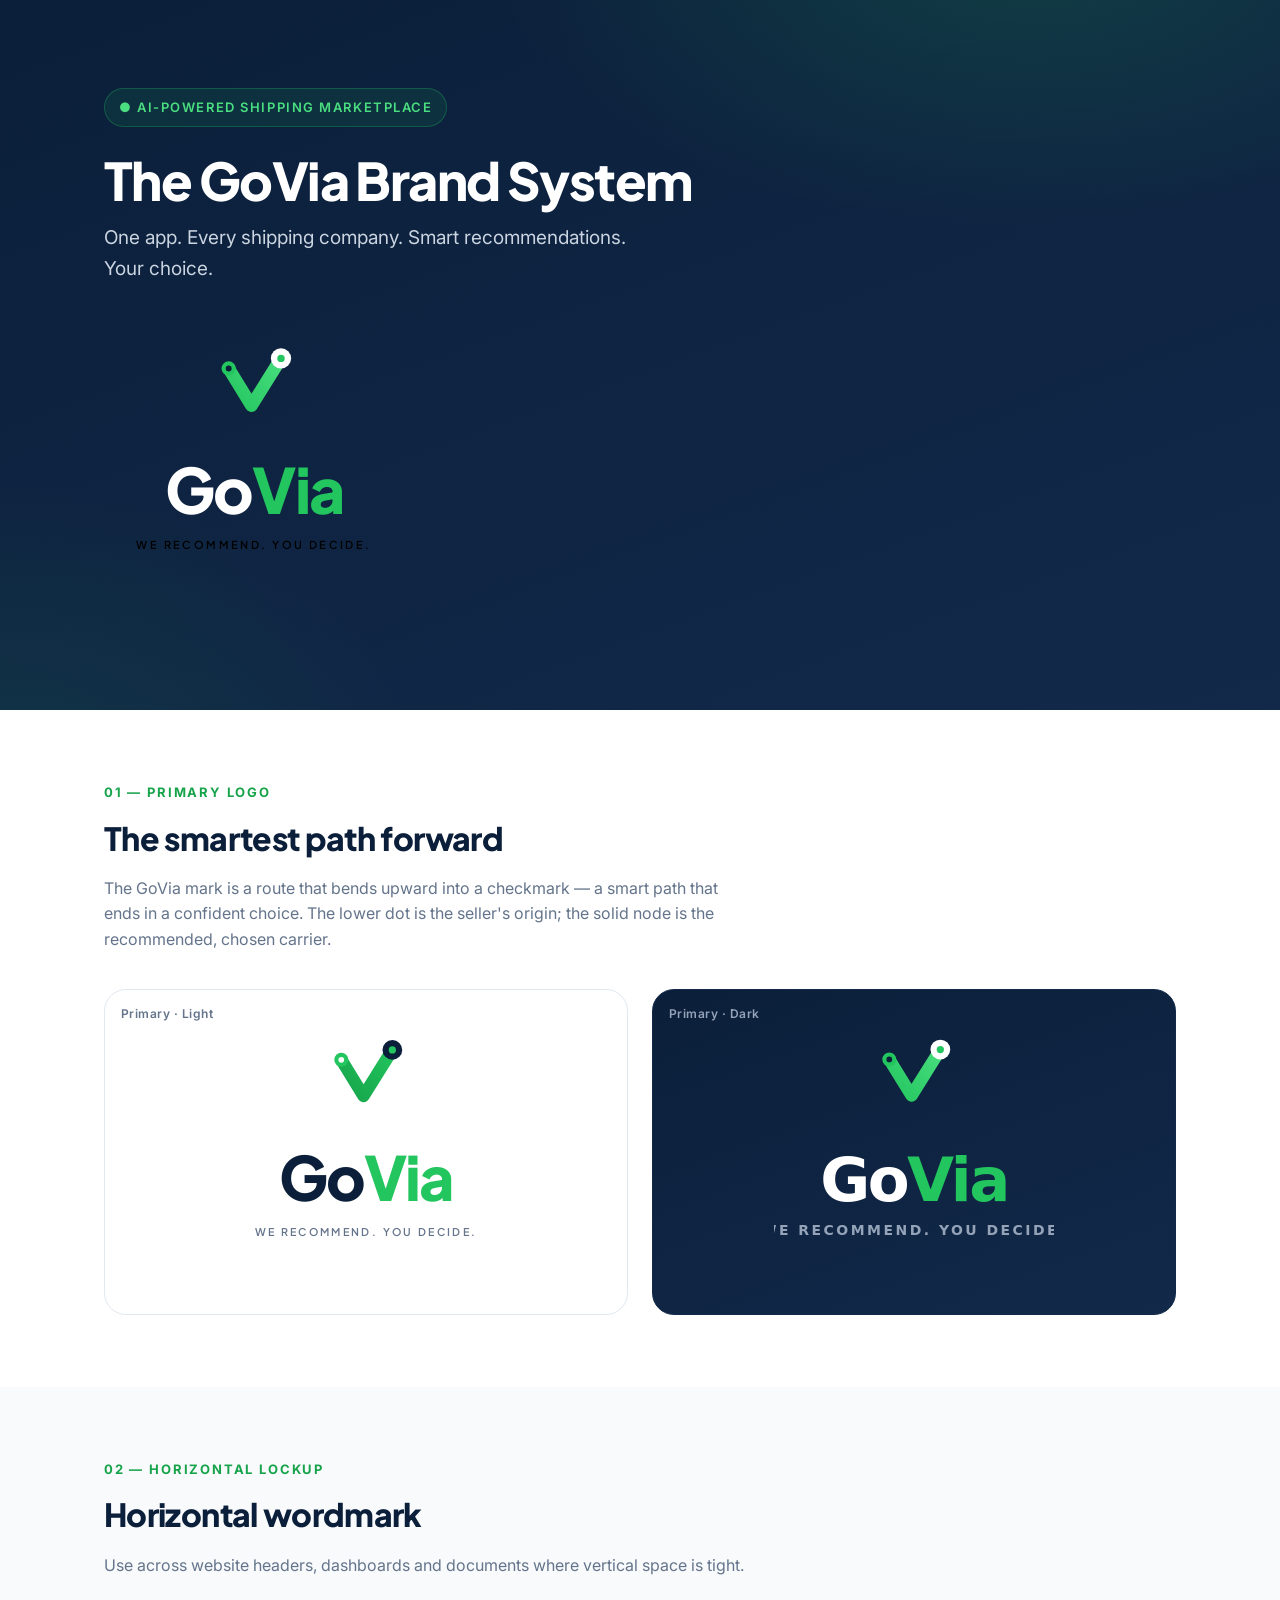
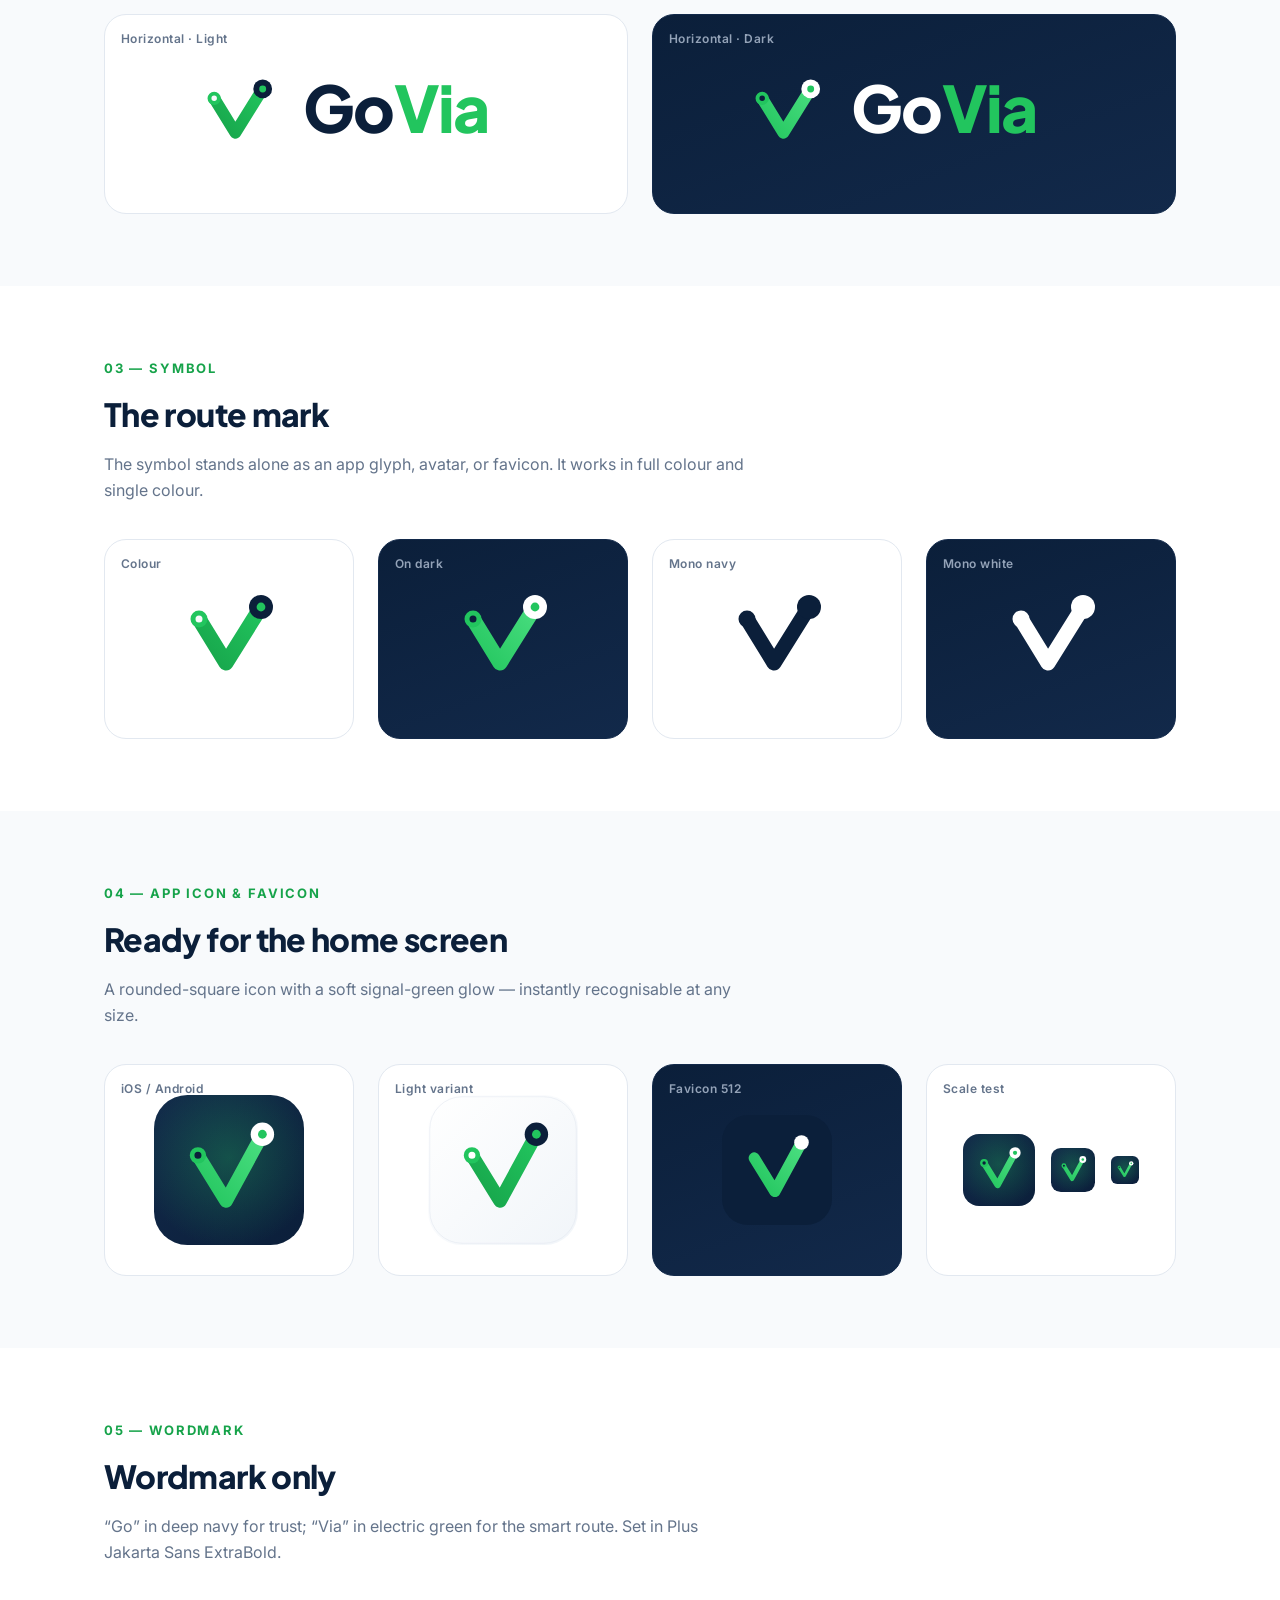
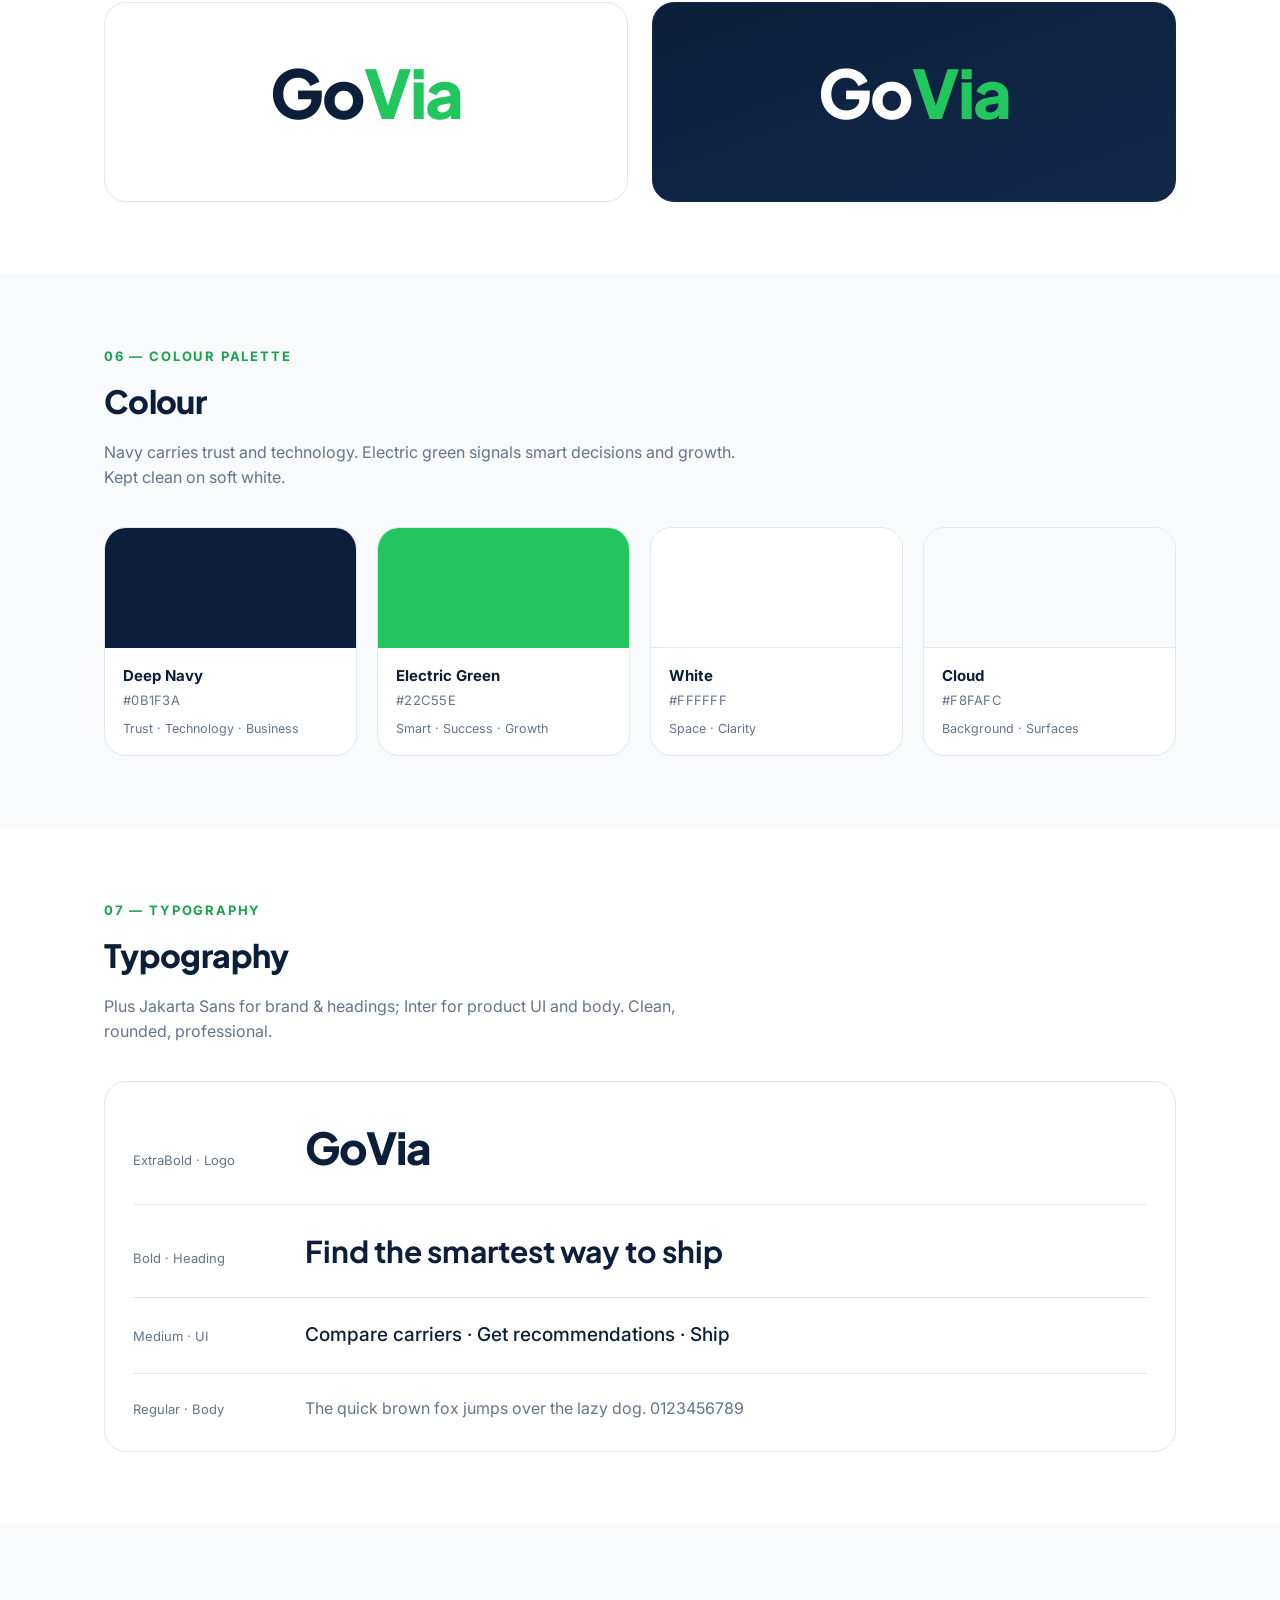
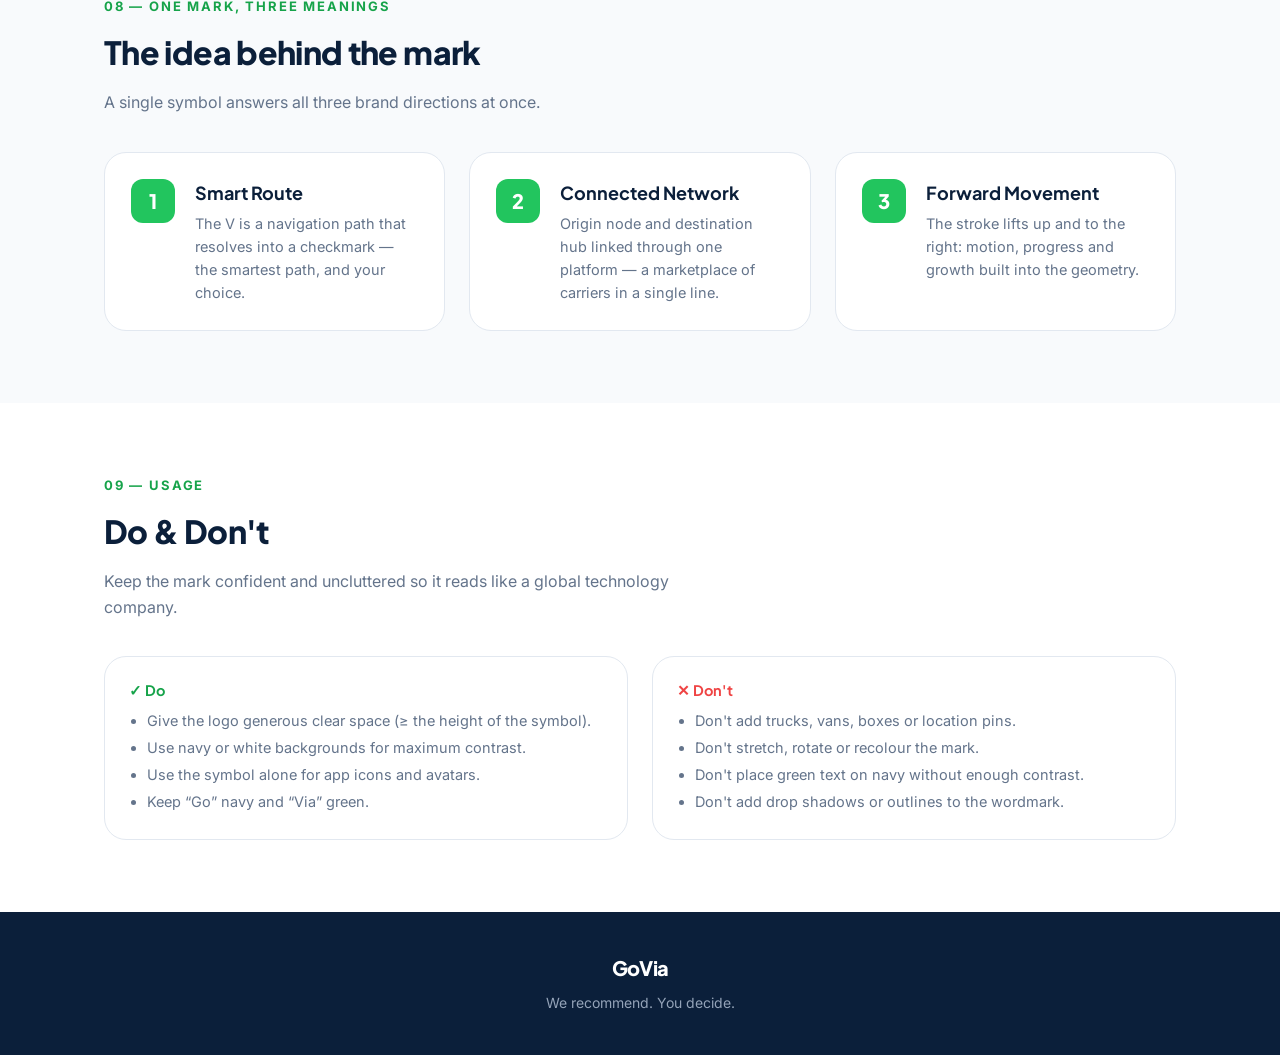
<file: govia-brand/index.html>
<!DOCTYPE html>
<html lang="en">
<head>
<meta charset="UTF-8" />
<meta name="viewport" content="width=device-width, initial-scale=1.0" />
<title>GoVia — Brand & Logo System</title>
<link rel="icon" type="image/svg+xml" href="assets/favicon.svg" />
<link rel="preconnect" href="https://fonts.googleapis.com" />
<link rel="preconnect" href="https://fonts.gstatic.com" crossorigin />
<link href="https://fonts.googleapis.com/css2?family=Plus+Jakarta+Sans:wght@400;500;600;700;800&family=Inter:wght@400;500;600&display=swap" rel="stylesheet" />
<style>
  :root{
    --navy:#0B1F3A;
    --navy-2:#12294A;
    --green:#22C55E;
    --green-d:#16A34A;
    --green-l:#4ADE80;
    --white:#FFFFFF;
    --bg:#F8FAFC;
    --slate:#64748B;
    --line:#E2E8F0;
    --radius:22px;
  }
  *{box-sizing:border-box;margin:0;padding:0;}
  html{scroll-behavior:smooth;}
  body{
    font-family:'Inter','Plus Jakarta Sans',system-ui,-apple-system,sans-serif;
    background:var(--bg);
    color:var(--navy);
    -webkit-font-smoothing:antialiased;
    line-height:1.6;
  }
  .word{font-family:'Plus Jakarta Sans',sans-serif;font-weight:800;letter-spacing:-.03em;}
  .wrap{max-width:1120px;margin:0 auto;padding:0 24px;}

  /* Hero */
  header.hero{
    background:
      radial-gradient(900px 500px at 80% -10%, rgba(34,197,94,.18), transparent 60%),
      radial-gradient(700px 500px at 0% 110%, rgba(34,197,94,.10), transparent 60%),
      linear-gradient(160deg,#0B1F3A 0%, #12294A 100%);
    color:#fff;padding:88px 0 96px;position:relative;overflow:hidden;
  }
  .hero .badge{
    display:inline-flex;align-items:center;gap:8px;font-size:13px;font-weight:600;
    letter-spacing:.12em;text-transform:uppercase;color:#4ADE80;
    background:rgba(34,197,94,.10);border:1px solid rgba(34,197,94,.28);
    padding:8px 14px;border-radius:999px;margin-bottom:26px;
  }
  .hero h1{font-family:'Plus Jakarta Sans',sans-serif;font-weight:800;font-size:52px;letter-spacing:-.03em;line-height:1.05;margin-bottom:16px;}
  .hero p.lead{font-size:19px;max-width:560px;color:#CBD5E1;}
  .hero .heromark{margin:44px 0 8px;}
  .tag{font-family:'Plus Jakarta Sans',sans-serif;font-weight:600;letter-spacing:.22em;font-size:13px;color:#94A3B8;text-transform:uppercase;}

  /* Sections */
  section{padding:72px 0;}
  section:nth-child(even){background:#fff;}
  .kicker{font-size:13px;font-weight:700;letter-spacing:.14em;text-transform:uppercase;color:var(--green-d);margin-bottom:10px;}
  h2{font-family:'Plus Jakarta Sans',sans-serif;font-weight:800;font-size:32px;letter-spacing:-.02em;margin-bottom:12px;}
  .sub{color:var(--slate);max-width:640px;font-size:16px;margin-bottom:36px;}

  .grid{display:grid;gap:24px;}
  .g2{grid-template-columns:repeat(2,1fr);}
  .g3{grid-template-columns:repeat(3,1fr);}
  .g4{grid-template-columns:repeat(4,1fr);}
  @media(max-width:860px){.g2,.g3,.g4{grid-template-columns:1fr;}.hero h1{font-size:38px;}}

  .card{
    background:#fff;border:1px solid var(--line);border-radius:var(--radius);
    padding:30px;display:flex;flex-direction:column;align-items:center;justify-content:center;
    gap:16px;min-height:200px;position:relative;
  }
  .card.dark{background:linear-gradient(160deg,#0B1F3A,#12294A);border-color:#12294A;}
  .card .label{position:absolute;top:14px;left:16px;font-size:12px;font-weight:600;color:var(--slate);letter-spacing:.04em;}
  .card.dark .label{color:#94A3B8;}
  .card svg{display:block;}

  /* Color palette */
  .swatches{display:grid;grid-template-columns:repeat(4,1fr);gap:20px;}
  @media(max-width:860px){.swatches{grid-template-columns:repeat(2,1fr);}}
  .swatch{border-radius:var(--radius);overflow:hidden;border:1px solid var(--line);background:#fff;}
  .swatch .chip{height:120px;}
  .swatch .meta{padding:16px 18px;}
  .swatch .name{font-weight:700;font-size:15px;}
  .swatch .hex{font-family:'Inter',monospace;color:var(--slate);font-size:13px;margin-top:2px;letter-spacing:.02em;}
  .swatch .use{font-size:12.5px;color:var(--slate);margin-top:8px;}

  /* Type */
  .typerow{display:flex;flex-wrap:wrap;align-items:baseline;gap:22px;padding:22px 0;border-bottom:1px solid var(--line);}
  .typerow:last-child{border-bottom:0;}
  .typerow .spec{width:150px;color:var(--slate);font-size:13px;flex:none;}

  /* concept */
  .concept{display:flex;gap:20px;align-items:flex-start;background:#fff;border:1px solid var(--line);border-radius:var(--radius);padding:26px;}
  .concept .num{font-family:'Plus Jakarta Sans',sans-serif;font-weight:800;font-size:20px;color:#fff;background:var(--green);min-width:44px;height:44px;border-radius:12px;display:flex;align-items:center;justify-content:center;}
  .concept h3{font-family:'Plus Jakarta Sans',sans-serif;font-size:18px;margin-bottom:4px;}
  .concept p{color:var(--slate);font-size:14.5px;}

  /* do / dont */
  .rule{border-radius:var(--radius);padding:22px 24px;font-size:14.5px;border:1px solid var(--line);background:#fff;}
  .rule b{display:block;margin-bottom:6px;font-family:'Plus Jakarta Sans',sans-serif;}
  .rule.do b{color:var(--green-d);}
  .rule.dont b{color:#EF4444;}
  .rule ul{margin:0;padding-left:18px;color:var(--slate);}
  .rule li{margin:4px 0;}

  footer{background:var(--navy);color:#94A3B8;padding:40px 0;text-align:center;font-size:14px;}
  footer .word{color:#fff;font-size:20px;}
</style>
</head>
<body>

<!-- ============ HERO ============ -->
<header class="hero">
  <div class="wrap">
    <span class="badge">● AI-Powered Shipping Marketplace</span>
    <h1>The GoVia Brand System</h1>
    <p class="lead">One app. Every shipping company. Smart recommendations. Your choice.</p>

    <div class="heromark">
      <!-- Primary stacked logo (dark) -->
      <svg width="300" height="270" viewBox="0 0 340 320" aria-label="GoVia logo">
        <defs>
          <linearGradient id="h-route" x1="28" y1="86" x2="94" y2="26" gradientUnits="userSpaceOnUse">
            <stop offset="0" stop-color="#22C55E"/><stop offset="1" stop-color="#4ADE80"/>
          </linearGradient>
        </defs>
        <g transform="translate(110 8)">
          <path d="M30 40 L57 84 L92 28" fill="none" stroke="url(#h-route)" stroke-width="15" stroke-linecap="round" stroke-linejoin="round"/>
          <circle cx="30" cy="40" r="6" fill="#0B1F3A" stroke="#22C55E" stroke-width="5"/>
          <circle cx="92" cy="28" r="12" fill="#FFFFFF"/>
          <circle cx="92" cy="28" r="4.4" fill="#22C55E"/>
        </g>
        <text class="word" x="170" y="220" text-anchor="middle" font-size="74">
          <tspan fill="#FFFFFF">Go</tspan><tspan fill="#22C55E">Via</tspan>
        </text>
        <text class="tag" x="170" y="262" text-anchor="middle">WE RECOMMEND. YOU DECIDE.</text>
      </svg>
    </div>
  </div>
</header>

<!-- ============ PRIMARY LOGO ============ -->
<section>
  <div class="wrap">
    <div class="kicker">01 — Primary Logo</div>
    <h2>The smartest path forward</h2>
    <p class="sub">The GoVia mark is a route that bends upward into a checkmark — a smart path that ends in a confident choice. The lower dot is the seller's origin; the solid node is the recommended, chosen carrier.</p>
    <div class="grid g2">
      <div class="card">
        <span class="label">Primary · Light</span>
        <svg width="280" height="264" viewBox="0 0 340 320" aria-label="GoVia primary logo light">
          <defs><linearGradient id="pl-route" x1="28" y1="86" x2="94" y2="26" gradientUnits="userSpaceOnUse"><stop offset="0" stop-color="#16A34A"/><stop offset="1" stop-color="#22C55E"/></linearGradient></defs>
          <g transform="translate(110 8)">
            <path d="M30 40 L57 84 L92 28" fill="none" stroke="url(#pl-route)" stroke-width="15" stroke-linecap="round" stroke-linejoin="round"/>
            <circle cx="30" cy="40" r="6" fill="#F8FAFC" stroke="#22C55E" stroke-width="5"/>
            <circle cx="92" cy="28" r="12" fill="#0B1F3A"/><circle cx="92" cy="28" r="4.4" fill="#22C55E"/>
          </g>
          <text class="word" x="170" y="220" text-anchor="middle" font-size="74"><tspan fill="#0B1F3A">Go</tspan><tspan fill="#22C55E">Via</tspan></text>
          <text class="tag" x="170" y="262" text-anchor="middle" fill="#64748B">WE RECOMMEND. YOU DECIDE.</text>
        </svg>
      </div>
      <div class="card dark">
        <span class="label">Primary · Dark</span>
        <img src="assets/govia-logo-stacked-dark.svg" width="280" alt="GoVia primary logo dark" />
      </div>
    </div>
  </div>
</section>

<!-- ============ HORIZONTAL ============ -->
<section>
  <div class="wrap">
    <div class="kicker">02 — Horizontal Lockup</div>
    <h2>Horizontal wordmark</h2>
    <p class="sub">Use across website headers, dashboards and documents where vertical space is tight.</p>
    <div class="grid g2">
      <div class="card">
        <span class="label">Horizontal · Light</span>
        <svg width="360" height="110" viewBox="0 0 460 140" aria-label="GoVia horizontal light">
          <defs><linearGradient id="hl-route" x1="28" y1="86" x2="94" y2="26" gradientUnits="userSpaceOnUse"><stop offset="0" stop-color="#16A34A"/><stop offset="1" stop-color="#22C55E"/></linearGradient></defs>
          <g transform="translate(6 10)">
            <path d="M30 40 L57 84 L92 28" fill="none" stroke="url(#hl-route)" stroke-width="15" stroke-linecap="round" stroke-linejoin="round"/>
            <circle cx="30" cy="40" r="6" fill="#F8FAFC" stroke="#22C55E" stroke-width="5"/>
            <circle cx="92" cy="28" r="12" fill="#0B1F3A"/><circle cx="92" cy="28" r="4.4" fill="#22C55E"/>
          </g>
          <text class="word" x="150" y="94" font-size="82"><tspan fill="#0B1F3A">Go</tspan><tspan fill="#22C55E">Via</tspan></text>
        </svg>
      </div>
      <div class="card dark">
        <span class="label">Horizontal · Dark</span>
        <svg width="360" height="110" viewBox="0 0 460 140" aria-label="GoVia horizontal dark">
          <defs><linearGradient id="hd-route" x1="28" y1="86" x2="94" y2="26" gradientUnits="userSpaceOnUse"><stop offset="0" stop-color="#22C55E"/><stop offset="1" stop-color="#4ADE80"/></linearGradient></defs>
          <g transform="translate(6 10)">
            <path d="M30 40 L57 84 L92 28" fill="none" stroke="url(#hd-route)" stroke-width="15" stroke-linecap="round" stroke-linejoin="round"/>
            <circle cx="30" cy="40" r="6" fill="#0B1F3A" stroke="#22C55E" stroke-width="5"/>
            <circle cx="92" cy="28" r="12" fill="#FFFFFF"/><circle cx="92" cy="28" r="4.4" fill="#22C55E"/>
          </g>
          <text class="word" x="150" y="94" font-size="82"><tspan fill="#FFFFFF">Go</tspan><tspan fill="#22C55E">Via</tspan></text>
        </svg>
      </div>
    </div>
  </div>
</section>

<!-- ============ SYMBOL ============ -->
<section>
  <div class="wrap">
    <div class="kicker">03 — Symbol</div>
    <h2>The route mark</h2>
    <p class="sub">The symbol stands alone as an app glyph, avatar, or favicon. It works in full colour and single colour.</p>
    <div class="grid g4">
      <div class="card"><span class="label">Colour</span><img src="assets/govia-symbol.svg" width="120" alt="symbol colour"/></div>
      <div class="card dark"><span class="label">On dark</span><img src="assets/govia-symbol-dark.svg" width="120" alt="symbol dark"/></div>
      <div class="card"><span class="label">Mono navy</span><img src="assets/govia-symbol-mono-navy.svg" width="120" alt="symbol mono navy"/></div>
      <div class="card dark"><span class="label">Mono white</span><img src="assets/govia-symbol-mono-white.svg" width="120" alt="symbol mono white"/></div>
    </div>
  </div>
</section>

<!-- ============ APP ICON ============ -->
<section>
  <div class="wrap">
    <div class="kicker">04 — App Icon & Favicon</div>
    <h2>Ready for the home screen</h2>
    <p class="sub">A rounded-square icon with a soft signal-green glow — instantly recognisable at any size.</p>
    <div class="grid g4">
      <div class="card"><span class="label">iOS / Android</span><img src="assets/govia-app-icon.svg" width="150" alt="app icon"/></div>
      <div class="card"><span class="label">Light variant</span><img src="assets/govia-app-icon-light.svg" width="150" alt="app icon light"/></div>
      <div class="card dark"><span class="label">Favicon 512</span><img src="assets/favicon.svg" width="110" alt="favicon"/></div>
      <div class="card">
        <span class="label">Scale test</span>
        <div style="display:flex;align-items:center;gap:16px;">
          <img src="assets/govia-app-icon.svg" width="72" alt="icon 72"/>
          <img src="assets/govia-app-icon.svg" width="44" alt="icon 44"/>
          <img src="assets/govia-app-icon.svg" width="28" alt="icon 28"/>
        </div>
      </div>
    </div>
  </div>
</section>

<!-- ============ WORDMARK ============ -->
<section>
  <div class="wrap">
    <div class="kicker">05 — Wordmark</div>
    <h2>Wordmark only</h2>
    <p class="sub">“Go” in deep navy for trust; “Via” in electric green for the smart route. Set in Plus Jakarta Sans ExtraBold.</p>
    <div class="grid g2">
      <div class="card">
        <svg width="280" height="94" viewBox="0 0 360 120" aria-label="GoVia wordmark">
          <text class="word" x="180" y="82" text-anchor="middle" font-size="86" letter-spacing="-3"><tspan fill="#0B1F3A">Go</tspan><tspan fill="#22C55E">Via</tspan></text>
        </svg>
      </div>
      <div class="card dark">
        <svg width="280" height="94" viewBox="0 0 360 120">
          <text class="word" x="180" y="82" text-anchor="middle" font-size="86" letter-spacing="-3">
            <tspan fill="#FFFFFF">Go</tspan><tspan fill="#22C55E">Via</tspan>
          </text>
        </svg>
      </div>
    </div>
  </div>
</section>

<!-- ============ COLOR ============ -->
<section>
  <div class="wrap">
    <div class="kicker">06 — Colour Palette</div>
    <h2>Colour</h2>
    <p class="sub">Navy carries trust and technology. Electric green signals smart decisions and growth. Kept clean on soft white.</p>
    <div class="swatches">
      <div class="swatch"><div class="chip" style="background:#0B1F3A"></div><div class="meta"><div class="name">Deep Navy</div><div class="hex">#0B1F3A</div><div class="use">Trust · Technology · Business</div></div></div>
      <div class="swatch"><div class="chip" style="background:#22C55E"></div><div class="meta"><div class="name">Electric Green</div><div class="hex">#22C55E</div><div class="use">Smart · Success · Growth</div></div></div>
      <div class="swatch"><div class="chip" style="background:#FFFFFF;border-bottom:1px solid var(--line)"></div><div class="meta"><div class="name">White</div><div class="hex">#FFFFFF</div><div class="use">Space · Clarity</div></div></div>
      <div class="swatch"><div class="chip" style="background:#F8FAFC;border-bottom:1px solid var(--line)"></div><div class="meta"><div class="name">Cloud</div><div class="hex">#F8FAFC</div><div class="use">Background · Surfaces</div></div></div>
    </div>
  </div>
</section>

<!-- ============ TYPE ============ -->
<section>
  <div class="wrap">
    <div class="kicker">07 — Typography</div>
    <h2>Typography</h2>
    <p class="sub">Plus Jakarta Sans for brand & headings; Inter for product UI and body. Clean, rounded, professional.</p>
    <div style="background:#fff;border:1px solid var(--line);border-radius:var(--radius);padding:8px 28px;">
      <div class="typerow"><span class="spec">ExtraBold · Logo</span><span class="word" style="font-size:44px">GoVia</span></div>
      <div class="typerow"><span class="spec">Bold · Heading</span><span style="font-family:'Plus Jakarta Sans';font-weight:700;font-size:30px;">Find the smartest way to ship</span></div>
      <div class="typerow"><span class="spec">Medium · UI</span><span style="font-family:'Inter';font-weight:500;font-size:19px;">Compare carriers &middot; Get recommendations &middot; Ship</span></div>
      <div class="typerow"><span class="spec">Regular · Body</span><span style="font-family:'Inter';font-size:16px;color:var(--slate);max-width:520px;">The quick brown fox jumps over the lazy dog. 0123456789</span></div>
    </div>
  </div>
</section>

<!-- ============ CONCEPT ============ -->
<section>
  <div class="wrap">
    <div class="kicker">08 — One mark, three meanings</div>
    <h2>The idea behind the mark</h2>
    <p class="sub">A single symbol answers all three brand directions at once.</p>
    <div class="grid g3">
      <div class="concept"><div class="num">1</div><div><h3>Smart Route</h3><p>The V is a navigation path that resolves into a checkmark — the smartest path, and your choice.</p></div></div>
      <div class="concept"><div class="num">2</div><div><h3>Connected Network</h3><p>Origin node and destination hub linked through one platform — a marketplace of carriers in a single line.</p></div></div>
      <div class="concept"><div class="num">3</div><div><h3>Forward Movement</h3><p>The stroke lifts up and to the right: motion, progress and growth built into the geometry.</p></div></div>
    </div>
  </div>
</section>

<!-- ============ USAGE ============ -->
<section>
  <div class="wrap">
    <div class="kicker">09 — Usage</div>
    <h2>Do &amp; Don't</h2>
    <p class="sub">Keep the mark confident and uncluttered so it reads like a global technology company.</p>
    <div class="grid g2">
      <div class="rule do"><b>✓ Do</b>
        <ul>
          <li>Give the logo generous clear space (≥ the height of the symbol).</li>
          <li>Use navy or white backgrounds for maximum contrast.</li>
          <li>Use the symbol alone for app icons and avatars.</li>
          <li>Keep “Go” navy and “Via” green.</li>
        </ul>
      </div>
      <div class="rule dont"><b>✕ Don't</b>
        <ul>
          <li>Don't add trucks, vans, boxes or location pins.</li>
          <li>Don't stretch, rotate or recolour the mark.</li>
          <li>Don't place green text on navy without enough contrast.</li>
          <li>Don't add drop shadows or outlines to the wordmark.</li>
        </ul>
      </div>
    </div>
  </div>
</section>

<footer>
  <div class="wrap">
    <div class="word">GoVia</div>
    <p style="margin-top:8px;">We recommend. You decide.</p>
  </div>
</footer>

</body>
</html>
</file>
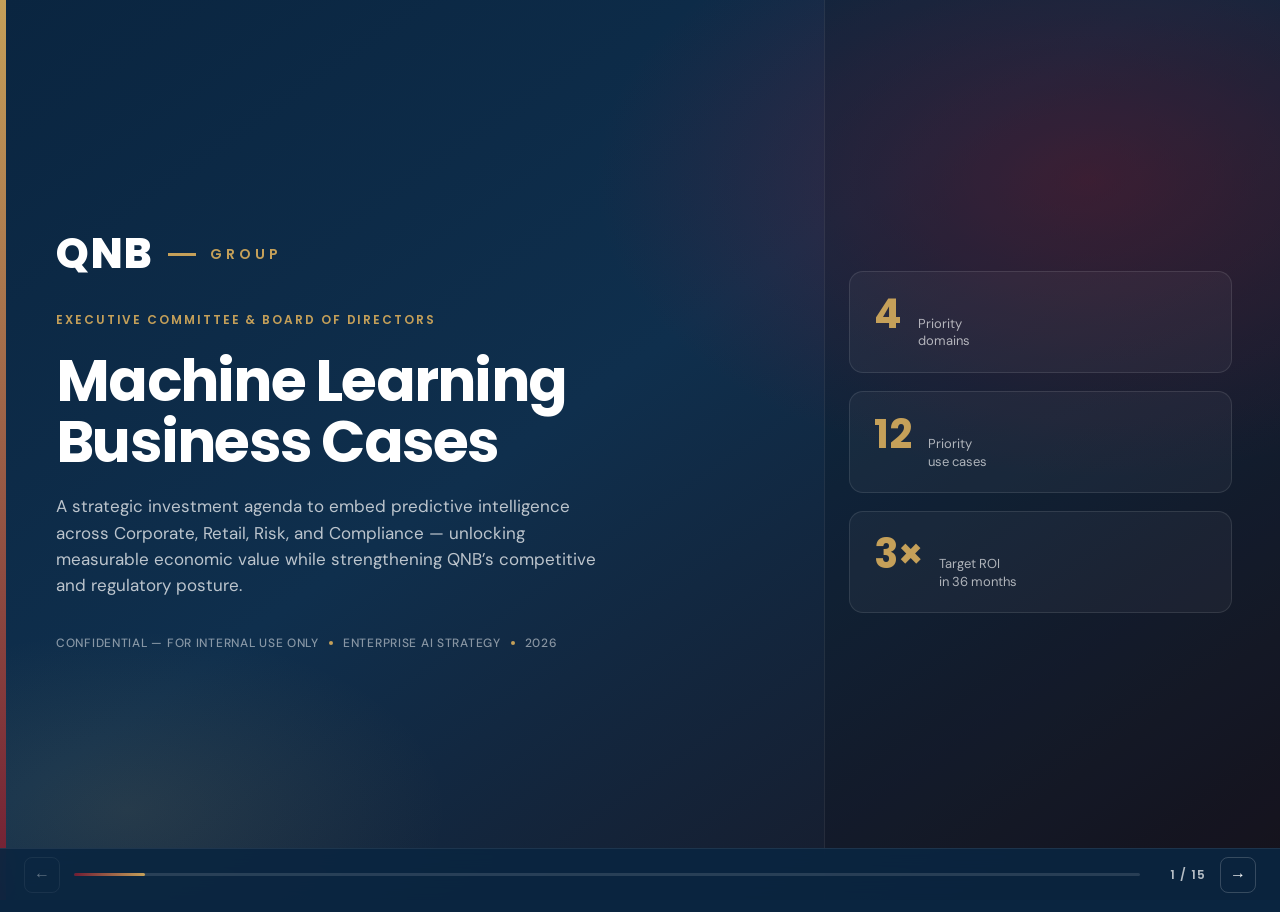
<file: qnb-ml-presentation/index.html>
<!DOCTYPE html>
<html lang="en">
<head>
  <meta charset="UTF-8" />
  <meta name="viewport" content="width=device-width, initial-scale=1.0" />
  <title>QNB Group — Machine Learning Business Cases | Executive Committee</title>
  <link rel="preconnect" href="https://fonts.googleapis.com" />
  <link rel="preconnect" href="https://fonts.gstatic.com" crossorigin />
  <link href="https://fonts.googleapis.com/css2?family=DM+Sans:ital,opsz,wght@0,9..40,400;0,9..40,500;0,9..40,600;0,9..40,700;1,9..40,400&family=Poppins:wght@500;600;700;800&display=swap" rel="stylesheet" />
  <link rel="stylesheet" href="styles.css" />
</head>
<body>
  <div class="deck" id="deck" aria-live="polite">

    <!-- SLIDE 1: Title -->
    <section class="slide slide--cover is-active" data-slide="1" aria-label="Slide 1 of 15">
      <div class="cover__bg" aria-hidden="true"></div>
      <div class="cover__content">
        <div class="brand-mark">
          <span class="brand-mark__word">QNB</span>
          <span class="brand-mark__rule"></span>
          <span class="brand-mark__sub">GROUP</span>
        </div>
        <p class="eyebrow eyebrow--gold">Executive Committee &amp; Board of Directors</p>
        <h1 class="cover__title">Machine Learning<br />Business Cases</h1>
        <p class="cover__lead">A strategic investment agenda to embed predictive intelligence across Corporate, Retail, Risk, and Compliance — unlocking measurable economic value while strengthening QNB’s competitive and regulatory posture.</p>
        <div class="cover__meta">
          <span>Confidential — For Internal Use Only</span>
          <span class="dot"></span>
          <span>Enterprise AI Strategy</span>
          <span class="dot"></span>
          <span>2026</span>
        </div>
      </div>
      <div class="cover__aside" aria-hidden="true">
        <div class="cover__stat">
          <span class="cover__stat-num">4</span>
          <span class="cover__stat-label">Priority<br />domains</span>
        </div>
        <div class="cover__stat">
          <span class="cover__stat-num">12</span>
          <span class="cover__stat-label">Priority<br />use cases</span>
        </div>
        <div class="cover__stat">
          <span class="cover__stat-num">3×</span>
          <span class="cover__stat-label">Target ROI<br />in 36 months</span>
        </div>
      </div>
    </section>

    <!-- SLIDE 2: Agenda -->
    <section class="slide" data-slide="2" aria-label="Slide 2 of 15">
      <header class="slide__header">
        <div class="slide__brand">QNB Group</div>
        <div class="slide__page">02 / 15</div>
      </header>
      <div class="slide__body">
        <p class="eyebrow">Agenda</p>
        <h2 class="slide__title">Today’s discussion</h2>
        <p class="slide__deck">Four movements from strategic context to a Board-ready decision.</p>
        <div class="agenda-grid">
          <article class="agenda-card">
            <span class="agenda-card__num">01</span>
            <h3>Strategic context</h3>
            <p>Why ML is a Board-level priority for QNB now — competitive, regulatory, and economic drivers.</p>
          </article>
          <article class="agenda-card">
            <span class="agenda-card__num">02</span>
            <h3>Business cases</h3>
            <p>Priority use cases across Corporate, Retail, Risk, and Compliance with quantified impact.</p>
          </article>
          <article class="agenda-card">
            <span class="agenda-card__num">03</span>
            <h3>Value &amp; operating model</h3>
            <p>ROI framework, governance, data foundations, and the delivery engine required to scale.</p>
          </article>
          <article class="agenda-card">
            <span class="agenda-card__num">04</span>
            <h3>Decision &amp; ask</h3>
            <p>24-month roadmap, investment envelope, and recommended Board resolutions.</p>
          </article>
        </div>
        <aside class="decision-strip">
          <strong>Decision asked of the Board:</strong>
          Endorse a phased ML investment programme with Stage-Gate funding and a Group AI Governance mandate.
        </aside>
      </div>
    </section>

    <!-- SLIDE 3: Why Now -->
    <section class="slide" data-slide="3" aria-label="Slide 3 of 15">
      <header class="slide__header">
        <div class="slide__brand">QNB Group</div>
        <div class="slide__page">03 / 15</div>
      </header>
      <div class="slide__body">
        <p class="eyebrow">Strategic Imperative</p>
        <h2 class="slide__title">Why Machine Learning is a Board agenda item now</h2>
        <p class="slide__deck">Peers are industrialising AI; regulators expect model risk discipline; clients expect personalised, real-time decisions.</p>
        <div class="drivers-grid">
          <article class="driver-card">
            <div class="driver-card__icon" aria-hidden="true">
              <svg viewBox="0 0 24 24" fill="none" stroke="currentColor" stroke-width="1.75"><path d="M3 17l6-6 4 4 8-8"/><path d="M14 7h7v7"/></svg>
            </div>
            <h3>Competitive pressure</h3>
            <p>Regional and global banks are embedding ML in credit decisioning, pricing, and CRM — widening the gap on cost-to-serve and share of wallet.</p>
          </article>
          <article class="driver-card">
            <div class="driver-card__icon" aria-hidden="true">
              <svg viewBox="0 0 24 24" fill="none" stroke="currentColor" stroke-width="1.75"><path d="M12 22s8-4 8-10V5l-8-3-8 3v7c0 6 8 10 8 10z"/></svg>
            </div>
            <h3>Regulatory expectation</h3>
            <p>Supervisors increasingly expect explainable models, robust model risk management, and demonstrable AML effectiveness — not spreadsheet controls.</p>
          </article>
          <article class="driver-card">
            <div class="driver-card__icon" aria-hidden="true">
              <svg viewBox="0 0 24 24" fill="none" stroke="currentColor" stroke-width="1.75"><circle cx="12" cy="12" r="9"/><path d="M12 7v5l3 2"/></svg>
            </div>
            <h3>Economic timing</h3>
            <p>Cloud platforms, data lakes, and talent markets now make enterprise ML economically viable at QNB’s scale — with 18–24 month payback on priority cases.</p>
          </article>
          <article class="driver-card">
            <div class="driver-card__icon" aria-hidden="true">
              <svg viewBox="0 0 24 24" fill="none" stroke="currentColor" stroke-width="1.75"><path d="M17 21v-2a4 4 0 0 0-4-4H5a4 4 0 0 0-4 4v2"/><circle cx="9" cy="7" r="4"/><path d="M23 21v-2a4 4 0 0 0-3-3.87"/><path d="M16 3.13a4 4 0 0 1 0 7.75"/></svg>
            </div>
            <h3>Client expectation</h3>
            <p>Corporate and retail clients expect instant onboarding, tailored offers, and frictionless fraud protection — experiences that only ML can sustain at volume.</p>
          </article>
        </div>
      </div>
    </section>

    <!-- SLIDE 4: Opportunity Map -->
    <section class="slide" data-slide="4" aria-label="Slide 4 of 15">
      <header class="slide__header">
        <div class="slide__brand">QNB Group</div>
        <div class="slide__page">04 / 15</div>
      </header>
      <div class="slide__body">
        <p class="eyebrow">Opportunity Landscape</p>
        <h2 class="slide__title">Where ML creates value across QNB</h2>
        <p class="slide__deck">Twelve priority use cases mapped by value and feasibility — focused on near-term economic return and risk reduction.</p>
        <div class="matrix-layout">
          <div class="domain-cols">
            <div class="domain-col">
              <h3><span class="domain-dot domain-dot--maroon"></span>Corporate</h3>
              <ul>
                <li>Early-warning credit signals</li>
                <li>Dynamic pricing &amp; wallet share</li>
                <li>Trade finance document AI</li>
              </ul>
            </div>
            <div class="domain-col">
              <h3><span class="domain-dot domain-dot--navy"></span>Retail</h3>
              <ul>
                <li>Next-best-action CRM</li>
                <li>Credit scoring &amp; limit mgmt</li>
                <li>Churn &amp; lifetime value</li>
              </ul>
            </div>
            <div class="domain-col">
              <h3><span class="domain-dot domain-dot--gold"></span>Risk</h3>
              <ul>
                <li>IFRS 9 / PD–LGD models</li>
                <li>Collateral &amp; concentration</li>
                <li>Stress testing analytics</li>
              </ul>
            </div>
            <div class="domain-col">
              <h3><span class="domain-dot domain-dot--slate"></span>Compliance</h3>
              <ul>
                <li>AML transaction monitoring</li>
                <li>Sanctions &amp; KYC triage</li>
                <li>Conduct surveillance</li>
              </ul>
            </div>
          </div>
          <div class="priority-panel">
            <h4>Wave-1 priorities</h4>
            <ol>
              <li>AML false-positive reduction</li>
              <li>Retail next-best-action</li>
              <li>Corporate early-warning</li>
              <li>Credit decisioning uplift</li>
            </ol>
            <p class="priority-note">Selected for data readiness, clear P&amp;L or risk KPI, and controllable model risk.</p>
          </div>
        </div>
      </div>
    </section>

    <!-- SLIDE 5: Corporate -->
    <section class="slide" data-slide="5" aria-label="Slide 5 of 15">
      <header class="slide__header">
        <div class="slide__brand">QNB Group</div>
        <div class="slide__page">05 / 15</div>
      </header>
      <div class="slide__body">
        <p class="eyebrow">Corporate Banking</p>
        <h2 class="slide__title">Protecting and growing the corporate franchise</h2>
        <p class="slide__deck">ML sharpens credit foresight, pricing discipline, and trade operations — where a few basis points compound into material Group P&amp;L.</p>
        <div class="usecase-grid">
          <article class="usecase-card">
            <div class="usecase-card__top">
              <span class="tag">Credit</span>
              <span class="impact">High impact</span>
            </div>
            <h3>Early-warning system</h3>
            <p>Predictive signals from cash-flow, trade, and market data surface deteriorating names 3–6 months earlier than traditional watchlists.</p>
            <div class="metric-row">
              <div><strong>15–25%</strong><span>NPL formation reduction</span></div>
              <div><strong>Faster</strong><span>workout decisions</span></div>
            </div>
          </article>
          <article class="usecase-card">
            <div class="usecase-card__top">
              <span class="tag">Revenue</span>
              <span class="impact">High impact</span>
            </div>
            <h3>Relationship pricing &amp; wallet</h3>
            <p>Propensity and elasticity models guide RMs on product sequencing, fee negotiation bands, and cross-sell priority by client segment.</p>
            <div class="metric-row">
              <div><strong>+8–12%</strong><span>wallet share uplift</span></div>
              <div><strong>bps</strong><span>pricing discipline</span></div>
            </div>
          </article>
          <article class="usecase-card">
            <div class="usecase-card__top">
              <span class="tag">Ops</span>
              <span class="impact">Medium</span>
            </div>
            <h3>Trade document intelligence</h3>
            <p>Computer vision and NLP extract, validate, and flag discrepancies in LCs and shipping docs — compressing cycle time and operational risk.</p>
            <div class="metric-row">
              <div><strong>40–60%</strong><span>manual review cut</span></div>
              <div><strong>STP</strong><span>rate increase</span></div>
            </div>
          </article>
        </div>
      </div>
    </section>

    <!-- SLIDE 6: Retail -->
    <section class="slide" data-slide="6" aria-label="Slide 6 of 15">
      <header class="slide__header">
        <div class="slide__brand">QNB Group</div>
        <div class="slide__page">06 / 15</div>
      </header>
      <div class="slide__body">
        <p class="eyebrow">Retail Banking</p>
        <h2 class="slide__title">Personalisation and credit quality at scale</h2>
        <p class="slide__deck">Retail economics hinge on conversion, retention, and risk-adjusted margin — all improved when every decision is informed by live propensity and risk scores.</p>
        <div class="split-layout">
          <div class="split-main">
            <article class="feature-block">
              <h3>Next-best-action engine</h3>
              <p>Unified scoring across channels recommends the right product, timing, and channel — lifting conversion while reducing irrelevant outreach.</p>
              <ul class="check-list">
                <li>Expected <strong>+20–35%</strong> campaign conversion uplift</li>
                <li>Lower cost-to-acquire via channel optimisation</li>
                <li>Consistent experience across app, branch, and contact centre</li>
              </ul>
            </article>
            <article class="feature-block">
              <h3>ML credit scoring &amp; limit management</h3>
              <p>Gradient-boosted models with alternative and behavioural features improve approval rates for good risk while tightening exposure on weak cohorts.</p>
              <ul class="check-list">
                <li><strong>10–20%</strong> better risk discrimination vs. traditional scorecards</li>
                <li>Dynamic limit management linked to utilisation and behaviour</li>
                <li>Fairness monitoring built into model lifecycle</li>
              </ul>
            </article>
          </div>
          <aside class="kpi-rail">
            <div class="kpi-rail__item">
              <span class="kpi-rail__val">+15%</span>
              <span class="kpi-rail__lbl">Cross-sell rate</span>
            </div>
            <div class="kpi-rail__item">
              <span class="kpi-rail__val">−12%</span>
              <span class="kpi-rail__lbl">Retail credit losses</span>
            </div>
            <div class="kpi-rail__item">
              <span class="kpi-rail__val">−18%</span>
              <span class="kpi-rail__lbl">Voluntary churn</span>
            </div>
            <p class="kpi-rail__note">Indicative peer benchmarks; QNB baselines to be calibrated in discovery.</p>
          </aside>
        </div>
      </div>
    </section>

    <!-- SLIDE 7: Risk -->
    <section class="slide" data-slide="7" aria-label="Slide 7 of 15">
      <header class="slide__header">
        <div class="slide__brand">QNB Group</div>
        <div class="slide__page">07 / 15</div>
      </header>
      <div class="slide__body">
        <p class="eyebrow">Risk Management</p>
        <h2 class="slide__title">Stronger models, clearer foresight, capital efficiency</h2>
        <p class="slide__deck">Risk ML is not experimentation — it is core infrastructure for IFRS 9, capital, and Board risk appetite.</p>
        <div class="three-up">
          <article class="panel-card">
            <div class="panel-card__num">01</div>
            <h3>IFRS 9 / PD–LGD–EAD</h3>
            <p>Enhanced probability of default and loss models with richer features and champion–challenger governance improve provision accuracy and reduce volatility surprises.</p>
            <div class="panel-card__foot">
              <span>Benefit</span>
              <strong>More precise ECL · fewer late surprises</strong>
            </div>
          </article>
          <article class="panel-card">
            <div class="panel-card__num">02</div>
            <h3>Portfolio &amp; concentration analytics</h3>
            <p>Graph and clustering methods reveal hidden sector, counterparty, and collateral concentrations that traditional siloed reports miss.</p>
            <div class="panel-card__foot">
              <span>Benefit</span>
              <strong>Earlier risk appetite breaches avoided</strong>
            </div>
          </article>
          <article class="panel-card">
            <div class="panel-card__num">03</div>
            <h3>Stress testing acceleration</h3>
            <p>Scenario engines and surrogate models compress stress-test cycles from weeks to days — supporting ICAAP, regulatory asks, and management war-gaming.</p>
            <div class="panel-card__foot">
              <span>Benefit</span>
              <strong>Faster Board risk decisions</strong>
            </div>
          </article>
        </div>
      </div>
    </section>

    <!-- SLIDE 8: Compliance -->
    <section class="slide" data-slide="8" aria-label="Slide 8 of 15">
      <header class="slide__header">
        <div class="slide__brand">QNB Group</div>
        <div class="slide__page">08 / 15</div>
      </header>
      <div class="slide__body">
        <p class="eyebrow">Compliance &amp; Financial Crime</p>
        <h2 class="slide__title">Effectiveness up, noise down</h2>
        <p class="slide__deck">Supervisors judge outcomes, not alert volume. ML shifts the compliance operating model from rule sprawl to risk-sensitive detection.</p>
        <div class="compliance-layout">
          <div class="compliance-hero-card">
            <h3>AML transaction monitoring redesign</h3>
            <p>Supervised and unsupervised models score alerts by true-risk likelihood, suppress low-value noise, and prioritise investigator queues.</p>
            <div class="big-metrics">
              <div>
                <strong>30–50%</strong>
                <span>false-positive reduction</span>
              </div>
              <div>
                <strong>2–3×</strong>
                <span>investigator productivity</span>
              </div>
              <div>
                <strong>Higher</strong>
                <span>SAR quality &amp; hit rate</span>
              </div>
            </div>
          </div>
          <div class="compliance-side">
            <article>
              <h4>KYC / sanctions triage</h4>
              <p>Entity resolution and name-matching ML cut false hits while tightening coverage on high-risk networks.</p>
            </article>
            <article>
              <h4>Conduct &amp; market abuse</h4>
              <p>NLP on communications and trade patterns flags anomalous behaviour earlier for Compliance review.</p>
            </article>
            <article>
              <h4>Model explainability</h4>
              <p>SHAP / reason codes and audit trails designed for QCB and correspondent-bank scrutiny from day one.</p>
            </article>
          </div>
        </div>
      </div>
    </section>

    <!-- SLIDE 9: Value / ROI -->
    <section class="slide" data-slide="9" aria-label="Slide 9 of 15">
      <header class="slide__header">
        <div class="slide__brand">QNB Group</div>
        <div class="slide__page">09 / 15</div>
      </header>
      <div class="slide__body">
        <p class="eyebrow">Value Realisation</p>
        <h2 class="slide__title">Illustrative economic case</h2>
        <p class="slide__deck">Conservative, peer-anchored ranges — to be baselined against QNB P&amp;L and risk metrics in Phase 0 discovery.</p>
        <div class="value-layout">
          <div class="value-table-wrap">
            <table class="value-table">
              <thead>
                <tr>
                  <th>Value pool</th>
                  <th>Primary lever</th>
                  <th>Annual run-rate*</th>
                </tr>
              </thead>
              <tbody>
                <tr>
                  <td>Retail revenue uplift</td>
                  <td>NBA + credit conversion</td>
                  <td class="num">QAR 80–140m</td>
                </tr>
                <tr>
                  <td>Corporate wallet &amp; pricing</td>
                  <td>RM decisioning</td>
                  <td class="num">QAR 60–110m</td>
                </tr>
                <tr>
                  <td>Credit loss avoidance</td>
                  <td>EWS + scoring</td>
                  <td class="num">QAR 100–180m</td>
                </tr>
                <tr>
                  <td>Compliance &amp; ops efficiency</td>
                  <td>AML + trade AI</td>
                  <td class="num">QAR 40–70m</td>
                </tr>
                <tr class="total-row">
                  <td colspan="2">Indicative annual value (mature state)</td>
                  <td class="num">QAR 280–500m</td>
                </tr>
              </tbody>
            </table>
            <p class="table-note">*Directional estimates for Board framing; not a forecast. Subject to portfolio size, adoption, and model performance.</p>
          </div>
          <aside class="roi-card">
            <h3>Investment &amp; return</h3>
            <div class="roi-line"><span>3-year programme</span><strong>QAR 120–180m</strong></div>
            <div class="roi-line"><span>Payback on Wave-1</span><strong>18–24 months</strong></div>
            <div class="roi-line"><span>Target ROI (Y3)</span><strong>~3×</strong></div>
            <div class="roi-bar" aria-hidden="true">
              <div class="roi-bar__seg" style="--w:28%"><span>Invest</span></div>
              <div class="roi-bar__seg roi-bar__seg--gold" style="--w:72%"><span>Value</span></div>
            </div>
            <p>Value realisation office tracks benefits monthly against committed baselines.</p>
          </aside>
        </div>
      </div>
    </section>

    <!-- SLIDE 10: Operating Model -->
    <section class="slide" data-slide="10" aria-label="Slide 10 of 15">
      <header class="slide__header">
        <div class="slide__brand">QNB Group</div>
        <div class="slide__page">10 / 15</div>
      </header>
      <div class="slide__body">
        <p class="eyebrow">Operating Model</p>
        <h2 class="slide__title">How QNB industrialises ML safely</h2>
        <p class="slide__deck">Technology alone fails. Success requires a federated delivery model, hard governance, and production-grade data.</p>
        <div class="ops-grid">
          <article class="ops-card">
            <h3>Organisation</h3>
            <ul>
              <li>Group AI / ML Centre of Excellence</li>
              <li>Embedded squads in Retail, Corporate, Risk, Compliance</li>
              <li>Product owners accountable for P&amp;L outcomes</li>
            </ul>
          </article>
          <article class="ops-card">
            <h3>Governance</h3>
            <ul>
              <li>Model Risk Management policy aligned to SR 11-7 principles</li>
              <li>Independent validation &amp; Board risk reporting</li>
              <li>Ethics, fairness, and explainability standards</li>
            </ul>
          </article>
          <article class="ops-card">
            <h3>Data &amp; platform</h3>
            <ul>
              <li>Unified feature store &amp; MLOps pipeline</li>
              <li>Lineage, access control, and data quality SLAs</li>
              <li>Secure cloud / hybrid <em>or</em> air-gapped on-prem path</li>
            </ul>
          </article>
          <article class="ops-card">
            <h3>Talent</h3>
            <ul>
              <li>Hire–build–partner mix for scarce skills</li>
              <li>Upskill credit, risk, and compliance practitioners</li>
              <li>Vendor ecosystem under CoE standards</li>
            </ul>
          </article>
        </div>
      </div>
    </section>

    <!-- SLIDE 11: Roadmap -->
    <section class="slide" data-slide="11" aria-label="Slide 11 of 15">
      <header class="slide__header">
        <div class="slide__brand">QNB Group</div>
        <div class="slide__page">11 / 15</div>
      </header>
      <div class="slide__body">
        <p class="eyebrow">Roadmap &amp; Investment</p>
        <h2 class="slide__title">24-month execution path</h2>
        <p class="slide__deck">Stage-gated funding — each gate releases capital only on proven value, model risk clearance, and adoption metrics.</p>
        <div class="roadmap">
          <div class="roadmap__phase">
            <div class="roadmap__badge">Phase 0</div>
            <div class="roadmap__time">Months 0–3</div>
            <h3>Foundation</h3>
            <ul>
              <li>Baseline KPIs &amp; data audit</li>
              <li>Governance charter</li>
              <li>Platform &amp; vendor shortlist</li>
              <li>Wave-1 detailed business cases</li>
            </ul>
            <div class="roadmap__ask">Ask: seed funding</div>
          </div>
          <div class="roadmap__phase roadmap__phase--focus">
            <div class="roadmap__badge">Phase 1</div>
            <div class="roadmap__time">Months 3–12</div>
            <h3>Wave-1 scale</h3>
            <ul>
              <li>AML monitoring uplift</li>
              <li>Retail NBA live</li>
              <li>Corporate EWS pilot→prod</li>
              <li>Credit scoring challenger</li>
            </ul>
            <div class="roadmap__ask">Ask: Wave-1 envelope</div>
          </div>
          <div class="roadmap__phase">
            <div class="roadmap__badge">Phase 2</div>
            <div class="roadmap__time">Months 12–24</div>
            <h3>Industrialise</h3>
            <ul>
              <li>IFRS 9 model refresh</li>
              <li>Trade document AI</li>
              <li>Group feature platform</li>
              <li>International franchise rollout</li>
            </ul>
            <div class="roadmap__ask">Ask: scale capital</div>
          </div>
        </div>
      </div>
    </section>

    <!-- SLIDE 12: Recommendations -->
    <section class="slide slide--close" data-slide="12" aria-label="Slide 12 of 15">
      <header class="slide__header slide__header--light">
        <div class="slide__brand">QNB Group</div>
        <div class="slide__page">12 / 15</div>
      </header>
      <div class="slide__body">
        <p class="eyebrow eyebrow--gold">Board Decision</p>
        <h2 class="slide__title slide__title--light">Recommended resolutions</h2>
        <p class="slide__deck slide__deck--light">Approve a controlled, value-backed ML programme — not a technology experiment.</p>
        <div class="resolutions">
          <article class="resolution">
            <span class="resolution__num">1</span>
            <div>
              <h3>Endorse the ML strategic agenda</h3>
              <p>Adopt the four-domain priority map and Wave-1 use cases as the Group’s enterprise ML programme of record.</p>
            </div>
          </article>
          <article class="resolution">
            <span class="resolution__num">2</span>
            <div>
              <h3>Authorise Phase 0 + Wave-1 funding</h3>
              <p>Approve the investment envelope with Stage-Gate release; mandate quarterly value and model-risk reporting to the Board Risk Committee.</p>
            </div>
          </article>
          <article class="resolution">
            <span class="resolution__num">3</span>
            <div>
              <h3>Establish Group AI Governance</h3>
              <p>Charter a Group AI / Model Risk committee; appoint executive sponsors in Retail, Corporate, Risk, and Compliance.</p>
            </div>
          </article>
        </div>
        <div class="close-footer">
          <div class="brand-mark brand-mark--compact">
            <span class="brand-mark__word">QNB</span>
            <span class="brand-mark__rule"></span>
            <span class="brand-mark__sub">GROUP</span>
          </div>
          <p>Next step: Phase 0 kick-off within 30 days of Board endorsement.</p>
        </div>
      </div>
    </section>

    <!-- SLIDE 13: BRS Discovery Focus -->
    <section class="slide" data-slide="13" aria-label="Slide 13 of 15">
      <header class="slide__header">
        <div class="slide__brand">QNB Group</div>
        <div class="slide__page">13 / 15</div>
      </header>
      <div class="slide__body">
        <p class="eyebrow">BRS Discovery Addendum</p>
        <h2 class="slide__title">Where Phase 0 must focus</h2>
        <p class="slide__deck">Turn the Board agenda into a buildable BRS — close these topics in order before platform build.</p>
        <div class="focus-grid">
          <article class="focus-card">
            <span class="focus-card__num">01</span>
            <h3>Hosting posture</h3>
            <p>Cloud / hybrid vs air-gapped on-prem — locks architecture, CapEx/OpEx, and vendor access.</p>
          </article>
          <article class="focus-card">
            <span class="focus-card__num">02</span>
            <h3>MVP use case</h3>
            <p>AML false-positive reduction confirmed as first go-live; sequence NBA → EWS → credit after.</p>
          </article>
          <article class="focus-card">
            <span class="focus-card__num">03</span>
            <h3>Data boundary</h3>
            <p>What may leave the perimeter; Qatar + franchise residency; encryption and retention.</p>
          </article>
          <article class="focus-card">
            <span class="focus-card__num">04</span>
            <h3>Model risk</h3>
            <p>SR 11-7–aligned MRM, explainability, champion–challenger, independent validation.</p>
          </article>
          <article class="focus-card">
            <span class="focus-card__num">05</span>
            <h3>Integrations</h3>
            <p>Core, TM/AML, CRM, trade, sanctions — owners, APIs, batch vs real-time latency.</p>
          </article>
          <article class="focus-card">
            <span class="focus-card__num">06</span>
            <h3>KPIs &amp; gates</h3>
            <p>FP rate ↓ with stable TP recall; Stage-Gate funding tied to value and MRM clearance.</p>
          </article>
        </div>
        <aside class="decision-strip">
          <strong>Discovery pack:</strong>
          Full question log and path architectures in <code>BRS-DISCOVERY-PACK.md</code>.
        </aside>
      </div>
    </section>

    <!-- SLIDE 14: Dual Paths -->
    <section class="slide" data-slide="14" aria-label="Slide 14 of 15">
      <header class="slide__header">
        <div class="slide__brand">QNB Group</div>
        <div class="slide__page">14 / 15</div>
      </header>
      <div class="slide__body">
        <p class="eyebrow">Deployment Paths</p>
        <h2 class="slide__title">Cloud / hybrid or air-gapped on-prem</h2>
        <p class="slide__deck">Same Wave-1 use cases and MRM. Hosting forks on egress and data-perimeter policy.</p>
        <div class="path-grid">
          <article class="path-card">
            <div class="path-card__badge">Path A</div>
            <h3>Cloud / hybrid</h3>
            <p class="path-card__fit">When residency and regulator allow an approved CSP with controlled egress.</p>
            <ul>
              <li>Private VPC landing zone; no public model endpoints</li>
              <li>Managed MLOps + feature store</li>
              <li>Classical ML for Wave-1; managed LLM only if policy allows</li>
              <li>Private link to on-prem core / TM</li>
              <li>OpEx-led; faster platform stand-up</li>
            </ul>
            <p class="path-card__risk">Risks: cross-border data, lock-in, correspondent-bank scrutiny.</p>
          </article>
          <article class="path-card path-card--focus">
            <div class="path-card__badge">Path B</div>
            <h3>Air-gapped on-prem OSS</h3>
            <p class="path-card__fit">When there is no outbound internet — bank-restricted / DC-only data.</p>
            <ul>
              <li>Bank DC GPU/CPU; dual-site DR as required</li>
              <li>K8s + MLflow + feature store + offline mirrors</li>
              <li>XGBoost / LightGBM / sklearn for Wave-1</li>
              <li>Offline import of packages and model weights</li>
              <li>CapEx-led; no SaaS LLM calls</li>
            </ul>
            <p class="path-card__risk">Risks: CapEx, slower CVE refresh, on-prem MLOps talent.</p>
          </article>
        </div>
        <aside class="decision-strip">
          <strong>Decision rule:</strong>
          No egress or data must stay in-perimeter → Path B production. Otherwise Path A with CMK and private endpoints. Restricted-bank default: Path B.
        </aside>
      </div>
    </section>

    <!-- SLIDE 15: Confirmed MVP & model choice -->
    <section class="slide" data-slide="15" aria-label="Slide 15 of 15">
      <header class="slide__header">
        <div class="slide__brand">QNB Group</div>
        <div class="slide__page">15 / 15</div>
      </header>
      <div class="slide__body">
        <p class="eyebrow">Confirmed Baselines</p>
        <h2 class="slide__title">MVP, models, and Stage-Gate ask</h2>
        <p class="slide__deck">Phase 0 locks hosting via the decision rule; engineering starts from these baselines.</p>
        <div class="baseline-layout">
          <div class="baseline-main">
            <article class="baseline-card">
              <h3>First go-live</h3>
              <p><strong>AML false-positive reduction</strong> — score alerts, cut noise, prioritise investigators, reason codes, champion–challenger vs rules.</p>
            </article>
            <article class="baseline-card">
              <h3>Wave-1 models</h3>
              <p><strong>Classical ML + rules hybrid</strong> for AML, NBA, EWS, and credit. Defer generative / LLM to Phase 2 (trade docs, KYC narrative).</p>
            </article>
            <article class="baseline-card">
              <h3>Hard constraint</h3>
              <p>FP rate down <em>without</em> material increase in true-positive miss rate. MRM clearance before Stage-Gate capital release.</p>
            </article>
          </div>
          <aside class="priority-panel">
            <h4>Phase 0 exits</h4>
            <ol>
              <li>Hosting path locked (A or B)</li>
              <li>AML KPI baseline &amp; data audit</li>
              <li>Compliance sponsor appointed</li>
              <li>Landing-zone / DC sizing paper</li>
              <li>Seed funding released</li>
            </ol>
            <p class="priority-note">Detail: BRS-DISCOVERY-PACK.md</p>
          </aside>
        </div>
      </div>
    </section>
  </div>

  <nav class="controls" aria-label="Presentation controls">
    <button type="button" class="controls__btn" id="prevBtn" aria-label="Previous slide">←</button>
    <div class="controls__progress" aria-hidden="true">
      <div class="controls__bar" id="progressBar"></div>
    </div>
    <span class="controls__count" id="slideCount">1 / 15</span>
    <button type="button" class="controls__btn" id="nextBtn" aria-label="Next slide">→</button>
  </nav>

  <script src="app.js"></script>
</body>
</html>
</file>
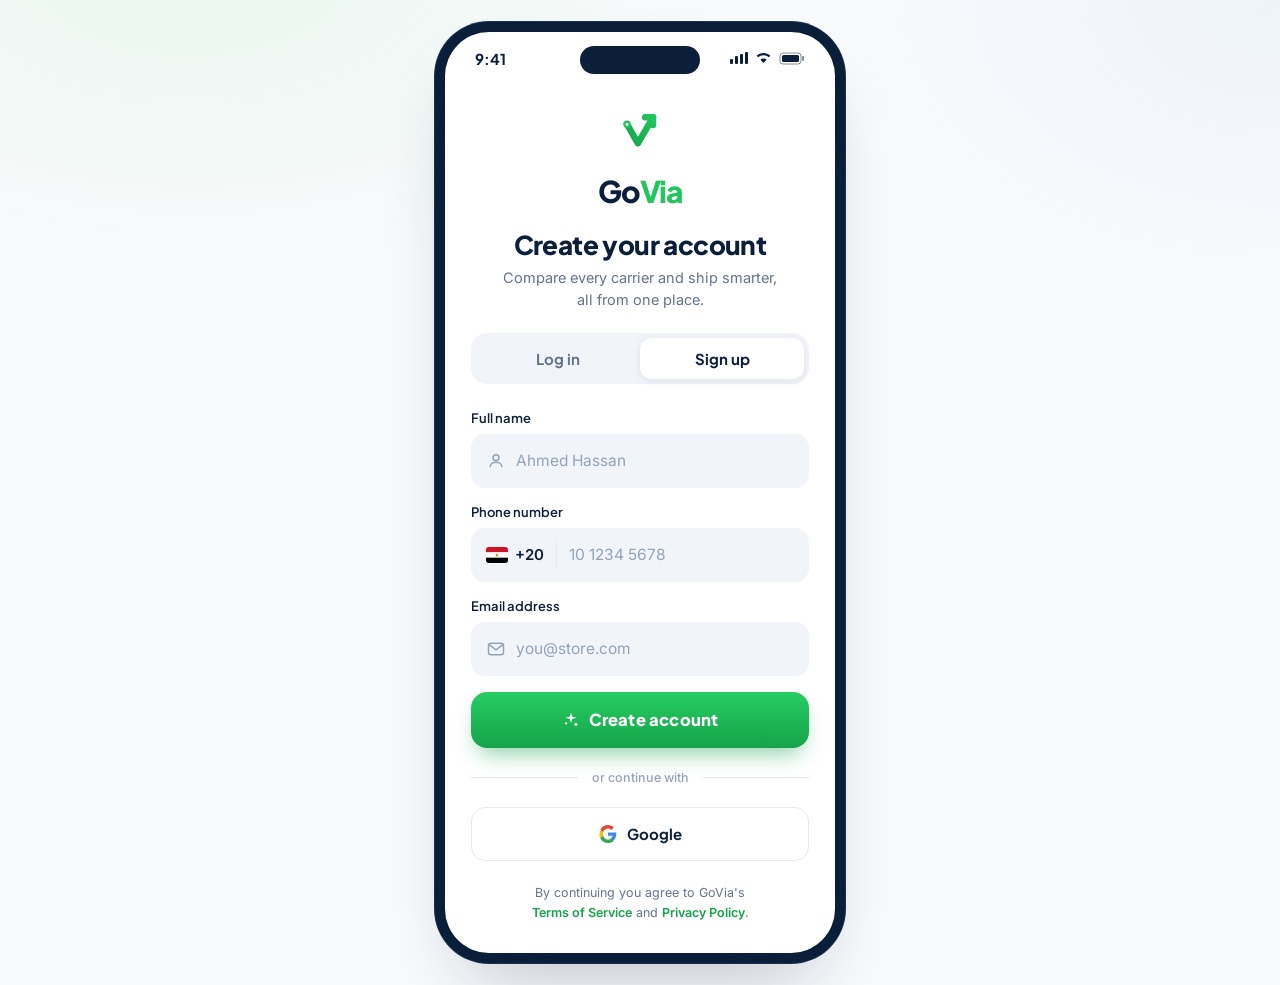
<file: govia-app/auth.html>
<!DOCTYPE html>
<html lang="en">
<head>
<meta charset="UTF-8" />
<meta name="viewport" content="width=device-width, initial-scale=1.0, viewport-fit=cover" />
<title>GoVia - Sign in</title>
<link rel="preconnect" href="https://fonts.googleapis.com" />
<link rel="preconnect" href="https://fonts.gstatic.com" crossorigin />
<link href="https://fonts.googleapis.com/css2?family=Plus+Jakarta+Sans:wght@500;600;700;800&family=Inter:wght@400;500;600&display=swap" rel="stylesheet" />
<style>
  :root{
    --navy:#0B1F3A; --navy-2:#12294A;
    --green:#22C55E; --green-d:#16A34A; --green-l:#4ADE80;
    --bg:#F8FAFC; --white:#fff; --slate:#64748B; --slate-2:#94A3B8;
    --line:#E5EAF1; --field:#F1F5F9;
  }
  *{box-sizing:border-box;margin:0;padding:0;}
  body{
    font-family:'Inter',system-ui,sans-serif;
    background:
      radial-gradient(1000px 600px at 15% -5%, #EAF7EF 0%, transparent 55%),
      radial-gradient(900px 600px at 100% 0%, #EEF3FA 0%, transparent 50%),
      var(--bg);
    color:var(--navy); min-height:100vh;
    display:flex; align-items:center; justify-content:center; padding:32px 16px;
    -webkit-font-smoothing:antialiased;
  }
  .brandfont{font-family:'Plus Jakarta Sans',sans-serif;}

  /* Phone frame */
  .phone{
    width:390px; min-height:820px; background:var(--white);
    border-radius:44px; position:relative; overflow:hidden;
    box-shadow:0 40px 80px -24px rgba(11,31,58,.28), 0 0 0 10px #0B1F3A, 0 0 0 11px #1e3350;
  }
  .statusbar{
    height:52px; display:flex; align-items:center; justify-content:space-between;
    padding:0 30px; font-family:'Plus Jakarta Sans'; font-weight:700; font-size:15px; color:var(--navy);
  }
  .statusbar .icons{display:flex; gap:7px; align-items:center;}
  .notch{position:absolute; top:14px; left:50%; transform:translateX(-50%); width:120px; height:28px; background:var(--navy); border-radius:16px;}

  .screen{padding:8px 26px 30px;}

  /* Logo */
  .logo{display:flex; flex-direction:column; align-items:center; gap:14px; margin:14px 0 8px;}
  .logo .word{font-family:'Plus Jakarta Sans'; font-weight:800; font-size:30px; letter-spacing:-1.2px;}
  .logo .word .g{color:var(--navy);} .logo .word .v{color:var(--green);}

  .head{text-align:center; margin:18px 0 22px;}
  .head h1{font-family:'Plus Jakarta Sans'; font-weight:800; font-size:26px; letter-spacing:-.6px; margin-bottom:6px;}
  .head p{color:var(--slate); font-size:14.5px; line-height:1.5;}

  /* Segmented toggle */
  .seg{display:flex; background:var(--field); border-radius:16px; padding:5px; margin-bottom:26px;}
  .seg button{
    flex:1; border:0; background:transparent; cursor:pointer;
    font-family:'Plus Jakarta Sans'; font-weight:700; font-size:15px; color:var(--slate);
    padding:11px 0; border-radius:12px; transition:.18s;
  }
  .seg button.active{background:var(--white); color:var(--navy); box-shadow:0 2px 8px rgba(11,31,58,.08);}

  /* Fields */
  .field{margin-bottom:16px;}
  .field label{display:block; font-family:'Plus Jakarta Sans'; font-weight:600; font-size:13px; color:var(--navy); margin-bottom:8px;}
  .inp{
    display:flex; align-items:center; gap:10px; background:var(--field);
    border:1.5px solid transparent; border-radius:14px; padding:0 14px; height:54px; transition:.15s;
  }
  .inp:focus-within{border-color:var(--green); background:var(--white); box-shadow:0 0 0 4px rgba(34,197,94,.12);}
  .inp svg{flex:none;}
  .inp input{border:0; outline:0; background:transparent; width:100%; font-family:'Inter'; font-size:15.5px; color:var(--navy); font-weight:500;}
  .inp input::placeholder{color:var(--slate-2); font-weight:400;}
  .phonepx{display:flex; align-items:center; gap:7px; padding-right:12px; margin-right:2px; border-right:1.5px solid var(--line); height:26px; font-weight:600; font-size:15px; color:var(--navy);}
  .flag{width:22px; height:16px; border-radius:3px; overflow:hidden; display:block;}

  /* Button */
  .cta{
    width:100%; border:0; cursor:pointer; margin-top:8px;
    background:linear-gradient(180deg, #26CD61, #16A34A);
    color:#fff; font-family:'Plus Jakarta Sans'; font-weight:800; font-size:16.5px;
    height:56px; border-radius:16px; letter-spacing:.2px;
    display:flex; align-items:center; justify-content:center; gap:9px;
    box-shadow:0 12px 22px -8px rgba(22,163,74,.55);
    transition:.15s;
  }
  .cta:active{transform:translateY(1px);}

  .divider{display:flex; align-items:center; gap:14px; color:var(--slate-2); font-size:12.5px; margin:22px 0; font-weight:500;}
  .divider::before,.divider::after{content:""; flex:1; height:1px; background:var(--line);}

  .ghost{
    width:100%; height:54px; border-radius:14px; border:1.5px solid var(--line);
    background:#fff; cursor:pointer; font-family:'Plus Jakarta Sans'; font-weight:700; font-size:15px; color:var(--navy);
    display:flex; align-items:center; justify-content:center; gap:10px;
  }

  .foot{text-align:center; font-size:12.5px; color:var(--slate); margin-top:22px; line-height:1.6;}
  .foot a{color:var(--green-d); font-weight:600; text-decoration:none;}

  .hidden{display:none !important;}
</style>
</head>
<body>
  <div class="phone">
    <div class="notch"></div>
    <div class="statusbar">
      <span>9:41</span>
      <span class="icons">
        <svg width="18" height="12" viewBox="0 0 18 12"><g fill="#0B1F3A"><rect x="0" y="7" width="3" height="5" rx="1"/><rect x="5" y="4" width="3" height="8" rx="1"/><rect x="10" y="2" width="3" height="10" rx="1"/><rect x="15" y="0" width="3" height="12" rx="1"/></g></svg>
        <svg width="17" height="12" viewBox="0 0 17 12" fill="none"><path d="M8.5 3.2c2.1 0 4 .8 5.4 2.1l1.4-1.5C13.5 2 11.1 1 8.5 1S3.5 2 1.7 3.8l1.4 1.5C4.5 4 6.4 3.2 8.5 3.2z" fill="#0B1F3A"/><path d="M8.5 6.4c1.2 0 2.3.5 3.1 1.3L8.5 11 5.4 7.7c.8-.8 1.9-1.3 3.1-1.3z" fill="#0B1F3A"/></svg>
        <svg width="26" height="13" viewBox="0 0 26 13"><rect x="1" y="1" width="21" height="11" rx="3" fill="none" stroke="#0B1F3A" stroke-opacity=".5"/><rect x="3" y="3" width="17" height="7" rx="1.5" fill="#0B1F3A"/><rect x="23" y="4" width="2" height="5" rx="1" fill="#0B1F3A" fill-opacity=".5"/></svg>
      </span>
    </div>

    <div class="screen">
      <!-- Logo -->
      <div class="logo">
        <svg width="52" height="52" viewBox="0 0 120 120" aria-label="GoVia">
          <defs><linearGradient id="a-mark" x1="28" y1="90" x2="96" y2="24" gradientUnits="userSpaceOnUse"><stop offset="0" stop-color="#16A34A"/><stop offset="1" stop-color="#22C55E"/></linearGradient></defs>
          <path d="M30 42 L55 86 L90 26" fill="none" stroke="url(#a-mark)" stroke-width="15" stroke-linecap="round" stroke-linejoin="round"/>
          <path d="M72 26 L90 26 L90 44" fill="none" stroke="url(#a-mark)" stroke-width="15" stroke-linecap="round" stroke-linejoin="round"/>
          <circle cx="30" cy="42" r="6" fill="#fff" stroke="#22C55E" stroke-width="5"/>
        </svg>
        <div class="word"><span class="g">Go</span><span class="v">Via</span></div>
      </div>

      <div class="head">
        <h1 id="h-title">Create your account</h1>
        <p id="h-sub">Compare every carrier and ship smarter,<br>all from one place.</p>
      </div>

      <!-- Toggle -->
      <div class="seg">
        <button id="tab-login" onclick="setMode('login')">Log in</button>
        <button id="tab-signup" class="active" onclick="setMode('signup')">Sign up</button>
      </div>

      <!-- Full name (signup only) -->
      <div class="field" id="f-name">
        <label>Full name</label>
        <div class="inp">
          <svg width="20" height="20" viewBox="0 0 24 24" fill="none"><circle cx="12" cy="8" r="3.5" stroke="#94A3B8" stroke-width="1.8"/><path d="M5 19c0-3.3 3.1-5.5 7-5.5s7 2.2 7 5.5" stroke="#94A3B8" stroke-width="1.8" stroke-linecap="round"/></svg>
          <input type="text" placeholder="Ahmed Hassan" autocomplete="name"/>
        </div>
      </div>

      <!-- Phone -->
      <div class="field" id="f-phone">
        <label>Phone number</label>
        <div class="inp">
          <span class="phonepx">
            <span class="flag"><svg width="22" height="16" viewBox="0 0 22 16"><rect width="22" height="5.33" y="0" fill="#CE1126"/><rect width="22" height="5.33" y="5.33" fill="#fff"/><rect width="22" height="5.34" y="10.66" fill="#000"/><path d="M11 6.2l.6 1.2 1.3.1-1 .9.3 1.3-1.2-.7-1.2.7.3-1.3-1-.9 1.3-.1z" fill="#C09300"/></svg></span>
            +20
          </span>
          <input type="tel" placeholder="10 1234 5678" autocomplete="tel"/>
        </div>
      </div>

      <!-- Email (signup only) -->
      <div class="field" id="f-email">
        <label>Email address</label>
        <div class="inp">
          <svg width="20" height="20" viewBox="0 0 24 24" fill="none"><rect x="3" y="5" width="18" height="14" rx="3" stroke="#94A3B8" stroke-width="1.8"/><path d="M4 7l8 6 8-6" stroke="#94A3B8" stroke-width="1.8" stroke-linecap="round"/></svg>
          <input type="email" placeholder="you@store.com" autocomplete="email"/>
        </div>
      </div>

      <button class="cta" id="cta">
        <svg width="18" height="18" viewBox="0 0 24 24" fill="#fff"><path d="M12 2l1.6 5.4L19 9l-5.4 1.6L12 16l-1.6-5.4L5 9l5.4-1.6z" opacity=".95"/><circle cx="18.5" cy="17.5" r="2"/><circle cx="5.5" cy="16.5" r="1.4"/></svg>
        <span id="cta-label">Create account</span>
      </button>

      <div class="divider">or continue with</div>
      <button class="ghost">
        <svg width="18" height="18" viewBox="0 0 24 24"><path fill="#4285F4" d="M23 12.3c0-.8-.1-1.6-.2-2.3H12v4.4h6.2c-.3 1.4-1.1 2.6-2.3 3.4v2.8h3.7C21.7 18.6 23 15.8 23 12.3z"/><path fill="#34A853" d="M12 24c3.1 0 5.7-1 7.6-2.8l-3.7-2.8c-1 .7-2.3 1.1-3.9 1.1-3 0-5.5-2-6.4-4.8H1.8v2.9C3.7 21.4 7.5 24 12 24z"/><path fill="#FBBC05" d="M5.6 14.7c-.2-.7-.4-1.4-.4-2.2s.1-1.5.4-2.2V7.4H1.8C1 8.9.6 10.4.6 12.5s.4 3.6 1.2 5.1l3.8-2.9z"/><path fill="#EA4335" d="M12 4.8c1.7 0 3.2.6 4.4 1.7l3.3-3.3C17.7 1.2 15.1 0 12 0 7.5 0 3.7 2.6 1.8 6.4l3.8 2.9C6.5 6.8 9 4.8 12 4.8z"/></svg>
        Google
      </button>

      <p class="foot" id="foot">By continuing you agree to GoVia's<br><a href="#">Terms of Service</a> and <a href="#">Privacy Policy</a>.</p>
    </div>
  </div>

<script>
  function setMode(mode){
    var signup = mode === 'signup';
    document.getElementById('tab-signup').classList.toggle('active', signup);
    document.getElementById('tab-login').classList.toggle('active', !signup);
    document.getElementById('f-name').classList.toggle('hidden', !signup);
    document.getElementById('f-email').classList.toggle('hidden', !signup);
    document.getElementById('h-title').textContent = signup ? 'Create your account' : 'Welcome back';
    document.getElementById('h-sub').innerHTML = signup
      ? 'Compare every carrier and ship smarter,<br>all from one place.'
      : 'Log in to manage and track all your<br>shipments in one place.';
    document.getElementById('cta-label').textContent = signup ? 'Create account' : 'Continue';
    document.getElementById('foot').style.display = signup ? '' : 'none';
  }
  var params = new URLSearchParams(location.search);
  setMode(params.get('mode') === 'login' ? 'login' : 'signup');
</script>
</body>
</html>
</file>
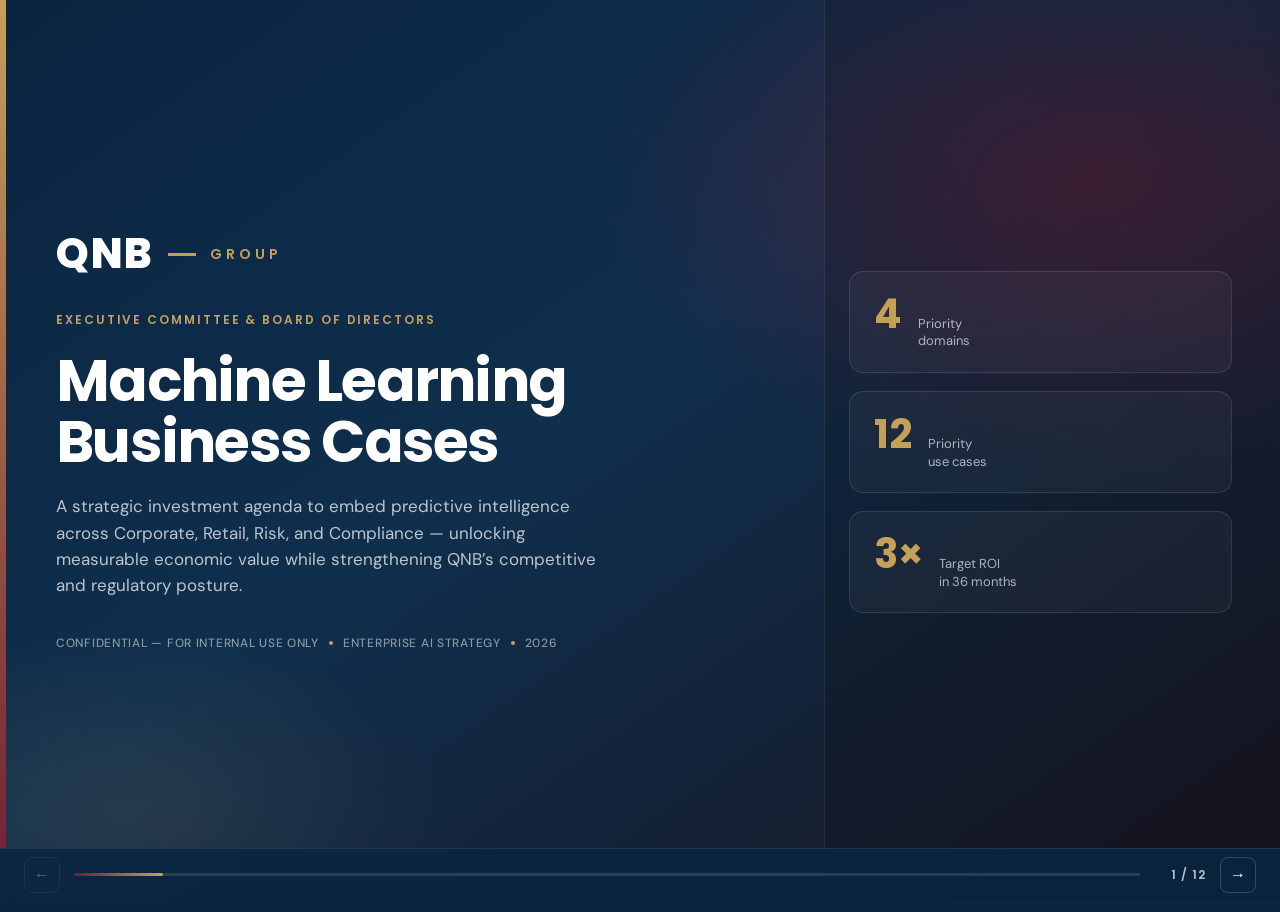
<file: qnb-ml-presentation/qnb-ml-deck.html>
<!DOCTYPE html>
<html lang="en">
<head>
  <meta charset="UTF-8" />
  <meta name="viewport" content="width=device-width, initial-scale=1.0, viewport-fit=cover" />
  <meta name="apple-mobile-web-app-capable" content="yes" />
  <meta name="mobile-web-app-capable" content="yes" />
  <title>QNB Group — Machine Learning Business Cases | Executive Committee</title>
  <link rel="preconnect" href="https://fonts.googleapis.com" />
  <link rel="preconnect" href="https://fonts.gstatic.com" crossorigin />
  <link href="https://fonts.googleapis.com/css2?family=DM+Sans:ital,opsz,wght@0,9..40,400;0,9..40,500;0,9..40,600;0,9..40,700;1,9..40,400&family=Poppins:wght@500;600;700;800&display=swap" rel="stylesheet" />
  <style>
:root {
  --maroon: #701C33;
  --maroon-deep: #5A1629;
  --maroon-soft: rgba(112, 28, 51, 0.08);
  --navy: #0A2540;
  --navy-mid: #123352;
  --gold: #C5A059;
  --gold-soft: rgba(197, 160, 89, 0.16);
  --white: #FFFFFF;
  --soft-gray: #F8FAFC;
  --line: #E2E8F0;
  --slate: #64748B;
  --ink: #1E293B;
  --shadow: 0 12px 40px rgba(10, 37, 64, 0.08);
  --radius: 14px;
  --font-display: "Poppins", sans-serif;
  --font-body: "DM Sans", sans-serif;
}

*,
*::before,
*::after {
  box-sizing: border-box;
  margin: 0;
  padding: 0;
}

html,
body {
  height: 100%;
  overflow: hidden;
  background: var(--navy);
  color: var(--ink);
  font-family: var(--font-body);
  -webkit-font-smoothing: antialiased;
  text-rendering: optimizeLegibility;
}

.deck {
  position: relative;
  width: 100vw;
  height: 100vh;
}

.slide {
  position: absolute;
  inset: 0;
  display: flex;
  flex-direction: column;
  background: var(--white);
  opacity: 0;
  visibility: hidden;
  transform: translateY(12px);
  transition: opacity 0.45s ease, transform 0.45s ease, visibility 0.45s;
  padding: 0 0 64px;
  overflow: hidden;
}

.slide.is-active {
  opacity: 1;
  visibility: visible;
  transform: translateY(0);
  z-index: 2;
}

.slide.is-exit {
  opacity: 0;
  transform: translateY(-8px);
}

/* Header */
.slide__header {
  display: flex;
  justify-content: space-between;
  align-items: center;
  padding: 22px 48px 0;
  flex-shrink: 0;
}

.slide__brand {
  font-family: var(--font-display);
  font-weight: 700;
  font-size: 13px;
  letter-spacing: 0.18em;
  text-transform: uppercase;
  color: var(--maroon);
}

.slide__page {
  font-size: 12px;
  font-weight: 600;
  letter-spacing: 0.08em;
  color: var(--slate);
}

.slide__header--light .slide__brand,
.slide__header--light .slide__page {
  color: rgba(255, 255, 255, 0.72);
}

.slide__body {
  flex: 1;
  padding: 18px 48px 12px;
  display: flex;
  flex-direction: column;
  min-height: 0;
}

.eyebrow {
  font-family: var(--font-display);
  font-size: 12px;
  font-weight: 600;
  letter-spacing: 0.16em;
  text-transform: uppercase;
  color: var(--maroon);
  margin-bottom: 8px;
}

.eyebrow--gold {
  color: var(--gold);
}

.slide__title {
  font-family: var(--font-display);
  font-weight: 700;
  font-size: clamp(26px, 2.6vw, 36px);
  line-height: 1.15;
  letter-spacing: -0.02em;
  color: var(--navy);
  margin-bottom: 8px;
  max-width: 920px;
}

.slide__title--light {
  color: var(--white);
}

.slide__deck {
  font-size: clamp(14px, 1.15vw, 16px);
  color: var(--slate);
  max-width: 820px;
  margin-bottom: 22px;
  line-height: 1.5;
}

.slide__deck--light {
  color: rgba(255, 255, 255, 0.72);
}

/* Cover */
.slide--cover {
  background: var(--navy);
  flex-direction: row;
  padding: 0;
  color: var(--white);
}

.cover__bg {
  position: absolute;
  inset: 0;
  background:
    radial-gradient(ellipse 70% 60% at 85% 20%, rgba(112, 28, 51, 0.55), transparent 55%),
    radial-gradient(ellipse 50% 40% at 10% 90%, rgba(197, 160, 89, 0.12), transparent 50%),
    linear-gradient(145deg, #0A2540 0%, #0F2F4D 45%, #1A1520 100%);
}

.cover__bg::after {
  content: "";
  position: absolute;
  left: 0;
  top: 0;
  bottom: 0;
  width: 6px;
  background: linear-gradient(180deg, var(--gold), var(--maroon));
}

.cover__content {
  position: relative;
  z-index: 1;
  flex: 1.3;
  display: flex;
  flex-direction: column;
  justify-content: center;
  padding: 64px 56px 80px;
}

.cover__aside {
  position: relative;
  z-index: 1;
  flex: 0.7;
  display: flex;
  flex-direction: column;
  justify-content: center;
  gap: 18px;
  padding: 64px 48px 80px 24px;
  border-left: 1px solid rgba(255, 255, 255, 0.08);
  background: rgba(0, 0, 0, 0.15);
}

.brand-mark {
  display: flex;
  align-items: center;
  gap: 14px;
  margin-bottom: 36px;
}

.brand-mark__word {
  font-family: var(--font-display);
  font-weight: 800;
  font-size: 42px;
  letter-spacing: 0.04em;
  color: var(--white);
  line-height: 1;
}

.brand-mark__rule {
  width: 28px;
  height: 3px;
  background: var(--gold);
}

.brand-mark__sub {
  font-family: var(--font-display);
  font-weight: 600;
  font-size: 14px;
  letter-spacing: 0.28em;
  color: var(--gold);
}

.brand-mark--compact .brand-mark__word {
  font-size: 22px;
}

.brand-mark--compact {
  margin-bottom: 0;
}

.cover__title {
  font-family: var(--font-display);
  font-weight: 700;
  font-size: clamp(40px, 5vw, 58px);
  line-height: 1.05;
  letter-spacing: -0.03em;
  margin: 14px 0 20px;
}

.cover__lead {
  font-size: 17px;
  line-height: 1.55;
  color: rgba(255, 255, 255, 0.72);
  max-width: 560px;
  margin-bottom: 36px;
}

.cover__meta {
  display: flex;
  flex-wrap: wrap;
  align-items: center;
  gap: 10px;
  font-size: 12px;
  letter-spacing: 0.06em;
  text-transform: uppercase;
  color: rgba(255, 255, 255, 0.5);
  font-weight: 500;
}

.cover__meta .dot {
  width: 4px;
  height: 4px;
  border-radius: 50%;
  background: var(--gold);
}

.cover__stat {
  background: rgba(255, 255, 255, 0.04);
  border: 1px solid rgba(255, 255, 255, 0.1);
  border-radius: var(--radius);
  padding: 22px 24px;
  display: flex;
  align-items: baseline;
  gap: 16px;
  animation: riseIn 0.7s ease both;
}

.cover__stat:nth-child(2) { animation-delay: 0.12s; }
.cover__stat:nth-child(3) { animation-delay: 0.24s; }

.cover__stat-num {
  font-family: var(--font-display);
  font-weight: 700;
  font-size: 40px;
  color: var(--gold);
  line-height: 1;
}

.cover__stat-label {
  font-size: 13px;
  color: rgba(255, 255, 255, 0.65);
  line-height: 1.35;
}

@keyframes riseIn {
  from { opacity: 0; transform: translateY(16px); }
  to { opacity: 1; transform: translateY(0); }
}

.slide.is-active .agenda-card,
.slide.is-active .driver-card,
.slide.is-active .usecase-card,
.slide.is-active .panel-card,
.slide.is-active .ops-card,
.slide.is-active .roadmap__phase,
.slide.is-active .resolution {
  animation: riseIn 0.55s ease both;
}

.slide.is-active .agenda-card:nth-child(2),
.slide.is-active .driver-card:nth-child(2),
.slide.is-active .usecase-card:nth-child(2),
.slide.is-active .panel-card:nth-child(2),
.slide.is-active .ops-card:nth-child(2),
.slide.is-active .roadmap__phase:nth-child(2),
.slide.is-active .resolution:nth-child(2) { animation-delay: 0.08s; }

.slide.is-active .agenda-card:nth-child(3),
.slide.is-active .driver-card:nth-child(3),
.slide.is-active .usecase-card:nth-child(3),
.slide.is-active .panel-card:nth-child(3),
.slide.is-active .ops-card:nth-child(3),
.slide.is-active .roadmap__phase:nth-child(3),
.slide.is-active .resolution:nth-child(3) { animation-delay: 0.16s; }

.slide.is-active .agenda-card:nth-child(4),
.slide.is-active .driver-card:nth-child(4),
.slide.is-active .ops-card:nth-child(4) { animation-delay: 0.24s; }

/* Agenda */
.agenda-grid {
  display: grid;
  grid-template-columns: repeat(4, 1fr);
  gap: 16px;
  margin-bottom: 20px;
}

.agenda-card {
  background: var(--soft-gray);
  border: 1px solid var(--line);
  border-radius: var(--radius);
  padding: 22px 20px;
  border-top: 3px solid var(--maroon);
}

.agenda-card__num {
  font-family: var(--font-display);
  font-weight: 700;
  font-size: 22px;
  color: var(--gold);
  display: block;
  margin-bottom: 12px;
}

.agenda-card h3 {
  font-family: var(--font-display);
  font-size: 16px;
  font-weight: 650;
  color: var(--navy);
  margin-bottom: 8px;
}

.agenda-card p {
  font-size: 13.5px;
  line-height: 1.45;
  color: var(--slate);
}

.decision-strip {
  margin-top: auto;
  background: linear-gradient(90deg, var(--maroon), var(--maroon-deep));
  color: var(--white);
  border-radius: var(--radius);
  padding: 16px 22px;
  font-size: 14px;
  line-height: 1.45;
}

.decision-strip strong {
  color: var(--gold);
  margin-right: 6px;
}

/* Drivers */
.drivers-grid {
  display: grid;
  grid-template-columns: repeat(2, 1fr);
  gap: 16px;
  flex: 1;
}

.driver-card {
  background: var(--soft-gray);
  border: 1px solid var(--line);
  border-radius: var(--radius);
  padding: 22px 24px;
}

.driver-card__icon {
  width: 40px;
  height: 40px;
  border-radius: 10px;
  background: var(--maroon-soft);
  color: var(--maroon);
  display: grid;
  place-items: center;
  margin-bottom: 14px;
}

.driver-card__icon svg {
  width: 20px;
  height: 20px;
}

.driver-card h3 {
  font-family: var(--font-display);
  font-size: 17px;
  font-weight: 650;
  color: var(--navy);
  margin-bottom: 8px;
}

.driver-card p {
  font-size: 14px;
  line-height: 1.5;
  color: var(--slate);
}

/* Opportunity matrix */
.matrix-layout {
  display: grid;
  grid-template-columns: 1.7fr 0.85fr;
  gap: 20px;
  flex: 1;
  min-height: 0;
}

.domain-cols {
  display: grid;
  grid-template-columns: repeat(4, 1fr);
  gap: 12px;
}

.domain-col {
  background: var(--soft-gray);
  border: 1px solid var(--line);
  border-radius: var(--radius);
  padding: 18px 16px;
}

.domain-col h3 {
  font-family: var(--font-display);
  font-size: 14px;
  font-weight: 650;
  color: var(--navy);
  display: flex;
  align-items: center;
  gap: 8px;
  margin-bottom: 14px;
  padding-bottom: 10px;
  border-bottom: 1px solid var(--line);
}

.domain-dot {
  width: 8px;
  height: 8px;
  border-radius: 50%;
}

.domain-dot--maroon { background: var(--maroon); }
.domain-dot--navy { background: var(--navy); }
.domain-dot--gold { background: var(--gold); }
.domain-dot--slate { background: var(--slate); }

.domain-col ul {
  list-style: none;
  display: flex;
  flex-direction: column;
  gap: 10px;
}

.domain-col li {
  font-size: 13px;
  line-height: 1.35;
  color: var(--ink);
  padding-left: 12px;
  position: relative;
}

.domain-col li::before {
  content: "";
  position: absolute;
  left: 0;
  top: 7px;
  width: 5px;
  height: 5px;
  border-radius: 50%;
  background: var(--gold);
}

.priority-panel {
  background: var(--navy);
  color: var(--white);
  border-radius: var(--radius);
  padding: 24px 22px;
}

.priority-panel h4 {
  font-family: var(--font-display);
  font-size: 14px;
  font-weight: 650;
  color: var(--gold);
  letter-spacing: 0.06em;
  text-transform: uppercase;
  margin-bottom: 16px;
}

.priority-panel ol {
  list-style: none;
  counter-reset: p;
  display: flex;
  flex-direction: column;
  gap: 12px;
  margin-bottom: 18px;
}

.priority-panel li {
  counter-increment: p;
  font-size: 14px;
  display: flex;
  gap: 12px;
  align-items: flex-start;
  line-height: 1.35;
}

.priority-panel li::before {
  content: counter(p, decimal-leading-zero);
  font-family: var(--font-display);
  font-weight: 700;
  color: var(--gold);
  font-size: 13px;
}

.priority-note {
  font-size: 12.5px;
  color: rgba(255, 255, 255, 0.55);
  line-height: 1.45;
  border-top: 1px solid rgba(255, 255, 255, 0.1);
  padding-top: 14px;
}

/* Use cases */
.usecase-grid {
  display: grid;
  grid-template-columns: repeat(3, 1fr);
  gap: 16px;
  flex: 1;
}

.usecase-card {
  background: var(--soft-gray);
  border: 1px solid var(--line);
  border-radius: var(--radius);
  padding: 22px;
  display: flex;
  flex-direction: column;
}

.usecase-card__top {
  display: flex;
  justify-content: space-between;
  align-items: center;
  margin-bottom: 14px;
}

.tag {
  font-size: 11px;
  font-weight: 700;
  letter-spacing: 0.08em;
  text-transform: uppercase;
  color: var(--maroon);
  background: var(--maroon-soft);
  padding: 5px 10px;
  border-radius: 6px;
}

.impact {
  font-size: 11px;
  font-weight: 600;
  color: var(--gold);
  letter-spacing: 0.04em;
  text-transform: uppercase;
}

.usecase-card h3 {
  font-family: var(--font-display);
  font-size: 18px;
  font-weight: 650;
  color: var(--navy);
  margin-bottom: 10px;
}

.usecase-card > p {
  font-size: 13.5px;
  line-height: 1.5;
  color: var(--slate);
  margin-bottom: 18px;
  flex: 1;
}

.metric-row {
  display: grid;
  grid-template-columns: 1fr 1fr;
  gap: 10px;
  border-top: 1px solid var(--line);
  padding-top: 14px;
}

.metric-row strong {
  display: block;
  font-family: var(--font-display);
  font-size: 18px;
  color: var(--maroon);
  line-height: 1.1;
}

.metric-row span {
  font-size: 11.5px;
  color: var(--slate);
}

/* Retail split */
.split-layout {
  display: grid;
  grid-template-columns: 1.55fr 0.7fr;
  gap: 18px;
  flex: 1;
  min-height: 0;
}

.split-main {
  display: flex;
  flex-direction: column;
  gap: 14px;
}

.feature-block {
  background: var(--soft-gray);
  border: 1px solid var(--line);
  border-radius: var(--radius);
  padding: 20px 22px;
  flex: 1;
}

.feature-block h3 {
  font-family: var(--font-display);
  font-size: 17px;
  font-weight: 650;
  color: var(--navy);
  margin-bottom: 8px;
}

.feature-block > p {
  font-size: 13.5px;
  color: var(--slate);
  line-height: 1.45;
  margin-bottom: 12px;
}

.check-list {
  list-style: none;
  display: flex;
  flex-direction: column;
  gap: 7px;
}

.check-list li {
  font-size: 13.5px;
  color: var(--ink);
  padding-left: 22px;
  position: relative;
  line-height: 1.4;
}

.check-list li::before {
  content: "";
  position: absolute;
  left: 0;
  top: 5px;
  width: 12px;
  height: 12px;
  border-radius: 50%;
  background: var(--gold-soft);
  box-shadow: inset 0 0 0 3px var(--gold);
}

.kpi-rail {
  background: var(--navy);
  border-radius: var(--radius);
  padding: 24px 22px;
  color: var(--white);
  display: flex;
  flex-direction: column;
  gap: 18px;
}

.kpi-rail__item {
  padding-bottom: 16px;
  border-bottom: 1px solid rgba(255, 255, 255, 0.1);
}

.kpi-rail__val {
  display: block;
  font-family: var(--font-display);
  font-weight: 700;
  font-size: 32px;
  color: var(--gold);
  line-height: 1;
  margin-bottom: 6px;
}

.kpi-rail__lbl {
  font-size: 13px;
  color: rgba(255, 255, 255, 0.65);
}

.kpi-rail__note {
  font-size: 12px;
  color: rgba(255, 255, 255, 0.45);
  line-height: 1.4;
  margin-top: auto;
}

/* Risk panels */
.three-up {
  display: grid;
  grid-template-columns: repeat(3, 1fr);
  gap: 16px;
  flex: 1;
}

.panel-card {
  background: var(--soft-gray);
  border: 1px solid var(--line);
  border-radius: var(--radius);
  padding: 24px 22px;
  display: flex;
  flex-direction: column;
}

.panel-card__num {
  font-family: var(--font-display);
  font-weight: 700;
  font-size: 13px;
  letter-spacing: 0.1em;
  color: var(--gold);
  margin-bottom: 14px;
}

.panel-card h3 {
  font-family: var(--font-display);
  font-size: 17px;
  font-weight: 650;
  color: var(--navy);
  margin-bottom: 10px;
}

.panel-card > p {
  font-size: 13.5px;
  line-height: 1.5;
  color: var(--slate);
  flex: 1;
  margin-bottom: 18px;
}

.panel-card__foot {
  border-top: 1px solid var(--line);
  padding-top: 14px;
}

.panel-card__foot span {
  display: block;
  font-size: 11px;
  font-weight: 700;
  letter-spacing: 0.1em;
  text-transform: uppercase;
  color: var(--slate);
  margin-bottom: 4px;
}

.panel-card__foot strong {
  font-size: 13.5px;
  color: var(--maroon);
  font-weight: 650;
}

/* Compliance */
.compliance-layout {
  display: grid;
  grid-template-columns: 1.35fr 1fr;
  gap: 16px;
  flex: 1;
  min-height: 0;
}

.compliance-hero-card {
  background: linear-gradient(160deg, var(--navy) 0%, var(--navy-mid) 100%);
  color: var(--white);
  border-radius: var(--radius);
  padding: 28px 26px;
  display: flex;
  flex-direction: column;
}

.compliance-hero-card h3 {
  font-family: var(--font-display);
  font-size: 22px;
  font-weight: 650;
  margin-bottom: 10px;
}

.compliance-hero-card > p {
  font-size: 14.5px;
  line-height: 1.5;
  color: rgba(255, 255, 255, 0.7);
  margin-bottom: 28px;
}

.big-metrics {
  display: grid;
  grid-template-columns: repeat(3, 1fr);
  gap: 12px;
  margin-top: auto;
}

.big-metrics div {
  background: rgba(255, 255, 255, 0.06);
  border: 1px solid rgba(255, 255, 255, 0.1);
  border-radius: 10px;
  padding: 16px 14px;
}

.big-metrics strong {
  display: block;
  font-family: var(--font-display);
  font-size: 24px;
  color: var(--gold);
  margin-bottom: 4px;
}

.big-metrics span {
  font-size: 12px;
  color: rgba(255, 255, 255, 0.6);
  line-height: 1.3;
}

.compliance-side {
  display: flex;
  flex-direction: column;
  gap: 12px;
}

.compliance-side article {
  background: var(--soft-gray);
  border: 1px solid var(--line);
  border-radius: var(--radius);
  padding: 18px 20px;
  flex: 1;
}

.compliance-side h4 {
  font-family: var(--font-display);
  font-size: 15px;
  font-weight: 650;
  color: var(--navy);
  margin-bottom: 6px;
}

.compliance-side p {
  font-size: 13.5px;
  line-height: 1.45;
  color: var(--slate);
}

/* Value */
.value-layout {
  display: grid;
  grid-template-columns: 1.55fr 0.75fr;
  gap: 18px;
  flex: 1;
  min-height: 0;
}

.value-table-wrap {
  background: var(--soft-gray);
  border: 1px solid var(--line);
  border-radius: var(--radius);
  padding: 8px 8px 14px;
  display: flex;
  flex-direction: column;
}

.value-table {
  width: 100%;
  border-collapse: collapse;
  font-size: 14px;
}

.value-table th {
  text-align: left;
  font-family: var(--font-display);
  font-size: 11px;
  font-weight: 650;
  letter-spacing: 0.08em;
  text-transform: uppercase;
  color: var(--slate);
  padding: 14px 18px;
  border-bottom: 1px solid var(--line);
}

.value-table td {
  padding: 14px 18px;
  border-bottom: 1px solid var(--line);
  color: var(--ink);
}

.value-table td.num {
  font-family: var(--font-display);
  font-weight: 650;
  color: var(--maroon);
  white-space: nowrap;
}

.value-table .total-row td {
  border-bottom: none;
  background: rgba(112, 28, 51, 0.05);
  font-weight: 650;
  color: var(--navy);
}

.table-note {
  font-size: 12px;
  color: var(--slate);
  padding: 10px 18px 4px;
  line-height: 1.4;
}

.roi-card {
  background: var(--navy);
  color: var(--white);
  border-radius: var(--radius);
  padding: 24px 22px;
  display: flex;
  flex-direction: column;
  gap: 14px;
}

.roi-card h3 {
  font-family: var(--font-display);
  font-size: 16px;
  font-weight: 650;
  color: var(--gold);
  margin-bottom: 4px;
}

.roi-line {
  display: flex;
  justify-content: space-between;
  align-items: baseline;
  gap: 12px;
  font-size: 13.5px;
  padding-bottom: 12px;
  border-bottom: 1px solid rgba(255, 255, 255, 0.1);
}

.roi-line span { color: rgba(255, 255, 255, 0.65); }
.roi-line strong {
  font-family: var(--font-display);
  font-size: 16px;
  color: var(--white);
}

.roi-bar {
  display: flex;
  height: 28px;
  border-radius: 6px;
  overflow: hidden;
  margin: 4px 0;
}

.roi-bar__seg {
  width: var(--w);
  background: rgba(255, 255, 255, 0.15);
  display: grid;
  place-items: center;
  font-size: 11px;
  font-weight: 650;
  letter-spacing: 0.04em;
  text-transform: uppercase;
}

.roi-bar__seg--gold {
  background: var(--gold);
  color: var(--navy);
}

.roi-card > p {
  font-size: 12.5px;
  color: rgba(255, 255, 255, 0.5);
  line-height: 1.4;
  margin-top: auto;
}

/* Ops */
.ops-grid {
  display: grid;
  grid-template-columns: repeat(4, 1fr);
  gap: 14px;
  flex: 1;
}

.ops-card {
  background: var(--soft-gray);
  border: 1px solid var(--line);
  border-radius: var(--radius);
  padding: 22px 18px;
  border-top: 3px solid var(--maroon);
}

.ops-card:nth-child(2) { border-top-color: var(--navy); }
.ops-card:nth-child(3) { border-top-color: var(--gold); }
.ops-card:nth-child(4) { border-top-color: var(--slate); }

.ops-card h3 {
  font-family: var(--font-display);
  font-size: 16px;
  font-weight: 650;
  color: var(--navy);
  margin-bottom: 14px;
}

.ops-card ul {
  list-style: none;
  display: flex;
  flex-direction: column;
  gap: 10px;
}

.ops-card li {
  font-size: 13px;
  line-height: 1.4;
  color: var(--slate);
  padding-left: 12px;
  position: relative;
}

.ops-card li::before {
  content: "";
  position: absolute;
  left: 0;
  top: 7px;
  width: 5px;
  height: 5px;
  border-radius: 50%;
  background: var(--maroon);
}

/* Roadmap */
.roadmap {
  display: grid;
  grid-template-columns: repeat(3, 1fr);
  gap: 16px;
  flex: 1;
}

.roadmap__phase {
  background: var(--soft-gray);
  border: 1px solid var(--line);
  border-radius: var(--radius);
  padding: 22px 20px;
  display: flex;
  flex-direction: column;
  position: relative;
}

.roadmap__phase--focus {
  background: var(--white);
  border-color: var(--maroon);
  box-shadow: var(--shadow);
}

.roadmap__badge {
  font-family: var(--font-display);
  font-size: 11px;
  font-weight: 700;
  letter-spacing: 0.12em;
  text-transform: uppercase;
  color: var(--maroon);
  margin-bottom: 4px;
}

.roadmap__time {
  font-size: 12px;
  color: var(--slate);
  margin-bottom: 12px;
}

.roadmap__phase h3 {
  font-family: var(--font-display);
  font-size: 20px;
  font-weight: 650;
  color: var(--navy);
  margin-bottom: 14px;
}

.roadmap__phase ul {
  list-style: none;
  display: flex;
  flex-direction: column;
  gap: 8px;
  flex: 1;
  margin-bottom: 18px;
}

.roadmap__phase li {
  font-size: 13.5px;
  color: var(--ink);
  padding-left: 14px;
  position: relative;
  line-height: 1.35;
}

.roadmap__phase li::before {
  content: "–";
  position: absolute;
  left: 0;
  color: var(--gold);
  font-weight: 700;
}

.roadmap__ask {
  font-size: 12px;
  font-weight: 700;
  letter-spacing: 0.04em;
  text-transform: uppercase;
  color: var(--white);
  background: var(--navy);
  border-radius: 8px;
  padding: 10px 12px;
  text-align: center;
}

.roadmap__phase--focus .roadmap__ask {
  background: var(--maroon);
}

/* Closing */
.slide--close {
  background:
    radial-gradient(ellipse 60% 50% at 90% 10%, rgba(112, 28, 51, 0.45), transparent 55%),
    linear-gradient(155deg, #0A2540 0%, #122038 55%, #1A1020 100%);
  color: var(--white);
}

.resolutions {
  display: flex;
  flex-direction: column;
  gap: 12px;
  margin-bottom: 20px;
}

.resolution {
  display: grid;
  grid-template-columns: 48px 1fr;
  gap: 16px;
  align-items: start;
  background: rgba(255, 255, 255, 0.05);
  border: 1px solid rgba(255, 255, 255, 0.1);
  border-radius: var(--radius);
  padding: 18px 20px;
}

.resolution__num {
  width: 40px;
  height: 40px;
  border-radius: 10px;
  background: var(--gold-soft);
  color: var(--gold);
  font-family: var(--font-display);
  font-weight: 700;
  font-size: 18px;
  display: grid;
  place-items: center;
}

.resolution h3 {
  font-family: var(--font-display);
  font-size: 16px;
  font-weight: 650;
  margin-bottom: 4px;
}

.resolution p {
  font-size: 13.5px;
  line-height: 1.45;
  color: rgba(255, 255, 255, 0.65);
}

.close-footer {
  margin-top: auto;
  display: flex;
  justify-content: space-between;
  align-items: center;
  gap: 24px;
  padding-top: 16px;
  border-top: 1px solid rgba(255, 255, 255, 0.1);
}

.close-footer p {
  font-size: 14px;
  color: rgba(255, 255, 255, 0.7);
}

/* Controls */
.controls {
  position: fixed;
  left: 0;
  right: 0;
  bottom: 0;
  z-index: 50;
  height: 52px;
  display: flex;
  align-items: center;
  gap: 14px;
  padding: 0 24px;
  background: rgba(10, 37, 64, 0.92);
  backdrop-filter: blur(10px);
  border-top: 1px solid rgba(255, 255, 255, 0.08);
}

.controls__btn {
  width: 36px;
  height: 36px;
  border: 1px solid rgba(255, 255, 255, 0.18);
  background: transparent;
  color: var(--white);
  border-radius: 8px;
  cursor: pointer;
  font-size: 16px;
  line-height: 1;
  transition: background 0.2s, border-color 0.2s;
}

.controls__btn:hover:not(:disabled) {
  background: rgba(255, 255, 255, 0.08);
  border-color: var(--gold);
}

.controls__btn:disabled {
  opacity: 0.35;
  cursor: default;
}

.controls__progress {
  flex: 1;
  height: 3px;
  background: rgba(255, 255, 255, 0.12);
  border-radius: 99px;
  overflow: hidden;
}

.controls__bar {
  height: 100%;
  width: 8.33%;
  background: linear-gradient(90deg, var(--maroon), var(--gold));
  border-radius: 99px;
  transition: width 0.35s ease;
}

.controls__count {
  font-family: var(--font-display);
  font-size: 12px;
  font-weight: 600;
  letter-spacing: 0.08em;
  color: rgba(255, 255, 255, 0.7);
  min-width: 52px;
  text-align: right;
}

/* Responsive */
@media (max-width: 1100px) {
  .slide__body,
  .slide__header {
    padding-left: 28px;
    padding-right: 28px;
  }

  .agenda-grid,
  .ops-grid,
  .domain-cols,
  .usecase-grid,
  .three-up,
  .roadmap {
    grid-template-columns: 1fr 1fr;
  }

  .matrix-layout,
  .split-layout,
  .compliance-layout,
  .value-layout {
    grid-template-columns: 1fr;
  }

  .cover__aside {
    display: none;
  }

  .kpi-rail {
    flex-direction: row;
    flex-wrap: wrap;
  }

  .kpi-rail__item {
    flex: 1;
    min-width: 120px;
  }
}

@media (max-width: 720px) {
  .slide {
    overflow-y: auto;
  }

  .agenda-grid,
  .ops-grid,
  .domain-cols,
  .usecase-grid,
  .three-up,
  .roadmap,
  .drivers-grid {
    grid-template-columns: 1fr;
  }

  .cover__content {
    padding: 48px 24px 72px;
  }

  .cover__title {
    font-size: 34px;
  }

  .slide__title {
    font-size: 24px;
  }

  .big-metrics {
    grid-template-columns: 1fr;
  }

  .close-footer {
    flex-direction: column;
    align-items: flex-start;
  }
}

@media print {
  html, body {
    overflow: visible;
    height: auto;
    background: white;
  }

  .controls { display: none; }

  .deck {
    height: auto;
  }

  .slide {
    position: relative;
    opacity: 1 !important;
    visibility: visible !important;
    transform: none !important;
    height: 100vh;
    page-break-after: always;
    padding-bottom: 24px;
  }
}


html, body { height: 100dvh; }
.deck { height: 100dvh; min-height: -webkit-fill-available; }
@supports (-webkit-touch-callout: none) {
  .slide { padding-bottom: max(64px, env(safe-area-inset-bottom)); }
  .controls { padding-bottom: env(safe-area-inset-bottom); height: calc(52px + env(safe-area-inset-bottom)); }
}

</style>
</head>
<body>
  <div class="deck" id="deck" aria-live="polite">

    <!-- SLIDE 1: Title -->
    <section class="slide slide--cover is-active" data-slide="1" aria-label="Slide 1 of 12">
      <div class="cover__bg" aria-hidden="true"></div>
      <div class="cover__content">
        <div class="brand-mark">
          <span class="brand-mark__word">QNB</span>
          <span class="brand-mark__rule"></span>
          <span class="brand-mark__sub">GROUP</span>
        </div>
        <p class="eyebrow eyebrow--gold">Executive Committee &amp; Board of Directors</p>
        <h1 class="cover__title">Machine Learning<br />Business Cases</h1>
        <p class="cover__lead">A strategic investment agenda to embed predictive intelligence across Corporate, Retail, Risk, and Compliance — unlocking measurable economic value while strengthening QNB’s competitive and regulatory posture.</p>
        <div class="cover__meta">
          <span>Confidential — For Internal Use Only</span>
          <span class="dot"></span>
          <span>Enterprise AI Strategy</span>
          <span class="dot"></span>
          <span>2026</span>
        </div>
      </div>
      <div class="cover__aside" aria-hidden="true">
        <div class="cover__stat">
          <span class="cover__stat-num">4</span>
          <span class="cover__stat-label">Priority<br />domains</span>
        </div>
        <div class="cover__stat">
          <span class="cover__stat-num">12</span>
          <span class="cover__stat-label">Priority<br />use cases</span>
        </div>
        <div class="cover__stat">
          <span class="cover__stat-num">3×</span>
          <span class="cover__stat-label">Target ROI<br />in 36 months</span>
        </div>
      </div>
    </section>

    <!-- SLIDE 2: Agenda -->
    <section class="slide" data-slide="2" aria-label="Slide 2 of 12">
      <header class="slide__header">
        <div class="slide__brand">QNB Group</div>
        <div class="slide__page">02 / 12</div>
      </header>
      <div class="slide__body">
        <p class="eyebrow">Agenda</p>
        <h2 class="slide__title">Today’s discussion</h2>
        <p class="slide__deck">Four movements from strategic context to a Board-ready decision.</p>
        <div class="agenda-grid">
          <article class="agenda-card">
            <span class="agenda-card__num">01</span>
            <h3>Strategic context</h3>
            <p>Why ML is a Board-level priority for QNB now — competitive, regulatory, and economic drivers.</p>
          </article>
          <article class="agenda-card">
            <span class="agenda-card__num">02</span>
            <h3>Business cases</h3>
            <p>Priority use cases across Corporate, Retail, Risk, and Compliance with quantified impact.</p>
          </article>
          <article class="agenda-card">
            <span class="agenda-card__num">03</span>
            <h3>Value &amp; operating model</h3>
            <p>ROI framework, governance, data foundations, and the delivery engine required to scale.</p>
          </article>
          <article class="agenda-card">
            <span class="agenda-card__num">04</span>
            <h3>Decision &amp; ask</h3>
            <p>24-month roadmap, investment envelope, and recommended Board resolutions.</p>
          </article>
        </div>
        <aside class="decision-strip">
          <strong>Decision asked of the Board:</strong>
          Endorse a phased ML investment programme with Stage-Gate funding and a Group AI Governance mandate.
        </aside>
      </div>
    </section>

    <!-- SLIDE 3: Why Now -->
    <section class="slide" data-slide="3" aria-label="Slide 3 of 12">
      <header class="slide__header">
        <div class="slide__brand">QNB Group</div>
        <div class="slide__page">03 / 12</div>
      </header>
      <div class="slide__body">
        <p class="eyebrow">Strategic Imperative</p>
        <h2 class="slide__title">Why Machine Learning is a Board agenda item now</h2>
        <p class="slide__deck">Peers are industrialising AI; regulators expect model risk discipline; clients expect personalised, real-time decisions.</p>
        <div class="drivers-grid">
          <article class="driver-card">
            <div class="driver-card__icon" aria-hidden="true">
              <svg viewBox="0 0 24 24" fill="none" stroke="currentColor" stroke-width="1.75"><path d="M3 17l6-6 4 4 8-8"/><path d="M14 7h7v7"/></svg>
            </div>
            <h3>Competitive pressure</h3>
            <p>Regional and global banks are embedding ML in credit decisioning, pricing, and CRM — widening the gap on cost-to-serve and share of wallet.</p>
          </article>
          <article class="driver-card">
            <div class="driver-card__icon" aria-hidden="true">
              <svg viewBox="0 0 24 24" fill="none" stroke="currentColor" stroke-width="1.75"><path d="M12 22s8-4 8-10V5l-8-3-8 3v7c0 6 8 10 8 10z"/></svg>
            </div>
            <h3>Regulatory expectation</h3>
            <p>Supervisors increasingly expect explainable models, robust model risk management, and demonstrable AML effectiveness — not spreadsheet controls.</p>
          </article>
          <article class="driver-card">
            <div class="driver-card__icon" aria-hidden="true">
              <svg viewBox="0 0 24 24" fill="none" stroke="currentColor" stroke-width="1.75"><circle cx="12" cy="12" r="9"/><path d="M12 7v5l3 2"/></svg>
            </div>
            <h3>Economic timing</h3>
            <p>Cloud platforms, data lakes, and talent markets now make enterprise ML economically viable at QNB’s scale — with 18–24 month payback on priority cases.</p>
          </article>
          <article class="driver-card">
            <div class="driver-card__icon" aria-hidden="true">
              <svg viewBox="0 0 24 24" fill="none" stroke="currentColor" stroke-width="1.75"><path d="M17 21v-2a4 4 0 0 0-4-4H5a4 4 0 0 0-4 4v2"/><circle cx="9" cy="7" r="4"/><path d="M23 21v-2a4 4 0 0 0-3-3.87"/><path d="M16 3.13a4 4 0 0 1 0 7.75"/></svg>
            </div>
            <h3>Client expectation</h3>
            <p>Corporate and retail clients expect instant onboarding, tailored offers, and frictionless fraud protection — experiences that only ML can sustain at volume.</p>
          </article>
        </div>
      </div>
    </section>

    <!-- SLIDE 4: Opportunity Map -->
    <section class="slide" data-slide="4" aria-label="Slide 4 of 12">
      <header class="slide__header">
        <div class="slide__brand">QNB Group</div>
        <div class="slide__page">04 / 12</div>
      </header>
      <div class="slide__body">
        <p class="eyebrow">Opportunity Landscape</p>
        <h2 class="slide__title">Where ML creates value across QNB</h2>
        <p class="slide__deck">Twelve priority use cases mapped by value and feasibility — focused on near-term economic return and risk reduction.</p>
        <div class="matrix-layout">
          <div class="domain-cols">
            <div class="domain-col">
              <h3><span class="domain-dot domain-dot--maroon"></span>Corporate</h3>
              <ul>
                <li>Early-warning credit signals</li>
                <li>Dynamic pricing &amp; wallet share</li>
                <li>Trade finance document AI</li>
              </ul>
            </div>
            <div class="domain-col">
              <h3><span class="domain-dot domain-dot--navy"></span>Retail</h3>
              <ul>
                <li>Next-best-action CRM</li>
                <li>Credit scoring &amp; limit mgmt</li>
                <li>Churn &amp; lifetime value</li>
              </ul>
            </div>
            <div class="domain-col">
              <h3><span class="domain-dot domain-dot--gold"></span>Risk</h3>
              <ul>
                <li>IFRS 9 / PD–LGD models</li>
                <li>Collateral &amp; concentration</li>
                <li>Stress testing analytics</li>
              </ul>
            </div>
            <div class="domain-col">
              <h3><span class="domain-dot domain-dot--slate"></span>Compliance</h3>
              <ul>
                <li>AML transaction monitoring</li>
                <li>Sanctions &amp; KYC triage</li>
                <li>Conduct surveillance</li>
              </ul>
            </div>
          </div>
          <div class="priority-panel">
            <h4>Wave-1 priorities</h4>
            <ol>
              <li>AML false-positive reduction</li>
              <li>Retail next-best-action</li>
              <li>Corporate early-warning</li>
              <li>Credit decisioning uplift</li>
            </ol>
            <p class="priority-note">Selected for data readiness, clear P&amp;L or risk KPI, and controllable model risk.</p>
          </div>
        </div>
      </div>
    </section>

    <!-- SLIDE 5: Corporate -->
    <section class="slide" data-slide="5" aria-label="Slide 5 of 12">
      <header class="slide__header">
        <div class="slide__brand">QNB Group</div>
        <div class="slide__page">05 / 12</div>
      </header>
      <div class="slide__body">
        <p class="eyebrow">Corporate Banking</p>
        <h2 class="slide__title">Protecting and growing the corporate franchise</h2>
        <p class="slide__deck">ML sharpens credit foresight, pricing discipline, and trade operations — where a few basis points compound into material Group P&amp;L.</p>
        <div class="usecase-grid">
          <article class="usecase-card">
            <div class="usecase-card__top">
              <span class="tag">Credit</span>
              <span class="impact">High impact</span>
            </div>
            <h3>Early-warning system</h3>
            <p>Predictive signals from cash-flow, trade, and market data surface deteriorating names 3–6 months earlier than traditional watchlists.</p>
            <div class="metric-row">
              <div><strong>15–25%</strong><span>NPL formation reduction</span></div>
              <div><strong>Faster</strong><span>workout decisions</span></div>
            </div>
          </article>
          <article class="usecase-card">
            <div class="usecase-card__top">
              <span class="tag">Revenue</span>
              <span class="impact">High impact</span>
            </div>
            <h3>Relationship pricing &amp; wallet</h3>
            <p>Propensity and elasticity models guide RMs on product sequencing, fee negotiation bands, and cross-sell priority by client segment.</p>
            <div class="metric-row">
              <div><strong>+8–12%</strong><span>wallet share uplift</span></div>
              <div><strong>bps</strong><span>pricing discipline</span></div>
            </div>
          </article>
          <article class="usecase-card">
            <div class="usecase-card__top">
              <span class="tag">Ops</span>
              <span class="impact">Medium</span>
            </div>
            <h3>Trade document intelligence</h3>
            <p>Computer vision and NLP extract, validate, and flag discrepancies in LCs and shipping docs — compressing cycle time and operational risk.</p>
            <div class="metric-row">
              <div><strong>40–60%</strong><span>manual review cut</span></div>
              <div><strong>STP</strong><span>rate increase</span></div>
            </div>
          </article>
        </div>
      </div>
    </section>

    <!-- SLIDE 6: Retail -->
    <section class="slide" data-slide="6" aria-label="Slide 6 of 12">
      <header class="slide__header">
        <div class="slide__brand">QNB Group</div>
        <div class="slide__page">06 / 12</div>
      </header>
      <div class="slide__body">
        <p class="eyebrow">Retail Banking</p>
        <h2 class="slide__title">Personalisation and credit quality at scale</h2>
        <p class="slide__deck">Retail economics hinge on conversion, retention, and risk-adjusted margin — all improved when every decision is informed by live propensity and risk scores.</p>
        <div class="split-layout">
          <div class="split-main">
            <article class="feature-block">
              <h3>Next-best-action engine</h3>
              <p>Unified scoring across channels recommends the right product, timing, and channel — lifting conversion while reducing irrelevant outreach.</p>
              <ul class="check-list">
                <li>Expected <strong>+20–35%</strong> campaign conversion uplift</li>
                <li>Lower cost-to-acquire via channel optimisation</li>
                <li>Consistent experience across app, branch, and contact centre</li>
              </ul>
            </article>
            <article class="feature-block">
              <h3>ML credit scoring &amp; limit management</h3>
              <p>Gradient-boosted models with alternative and behavioural features improve approval rates for good risk while tightening exposure on weak cohorts.</p>
              <ul class="check-list">
                <li><strong>10–20%</strong> better risk discrimination vs. traditional scorecards</li>
                <li>Dynamic limit management linked to utilisation and behaviour</li>
                <li>Fairness monitoring built into model lifecycle</li>
              </ul>
            </article>
          </div>
          <aside class="kpi-rail">
            <div class="kpi-rail__item">
              <span class="kpi-rail__val">+15%</span>
              <span class="kpi-rail__lbl">Cross-sell rate</span>
            </div>
            <div class="kpi-rail__item">
              <span class="kpi-rail__val">−12%</span>
              <span class="kpi-rail__lbl">Retail credit losses</span>
            </div>
            <div class="kpi-rail__item">
              <span class="kpi-rail__val">−18%</span>
              <span class="kpi-rail__lbl">Voluntary churn</span>
            </div>
            <p class="kpi-rail__note">Indicative peer benchmarks; QNB baselines to be calibrated in discovery.</p>
          </aside>
        </div>
      </div>
    </section>

    <!-- SLIDE 7: Risk -->
    <section class="slide" data-slide="7" aria-label="Slide 7 of 12">
      <header class="slide__header">
        <div class="slide__brand">QNB Group</div>
        <div class="slide__page">07 / 12</div>
      </header>
      <div class="slide__body">
        <p class="eyebrow">Risk Management</p>
        <h2 class="slide__title">Stronger models, clearer foresight, capital efficiency</h2>
        <p class="slide__deck">Risk ML is not experimentation — it is core infrastructure for IFRS 9, capital, and Board risk appetite.</p>
        <div class="three-up">
          <article class="panel-card">
            <div class="panel-card__num">01</div>
            <h3>IFRS 9 / PD–LGD–EAD</h3>
            <p>Enhanced probability of default and loss models with richer features and champion–challenger governance improve provision accuracy and reduce volatility surprises.</p>
            <div class="panel-card__foot">
              <span>Benefit</span>
              <strong>More precise ECL · fewer late surprises</strong>
            </div>
          </article>
          <article class="panel-card">
            <div class="panel-card__num">02</div>
            <h3>Portfolio &amp; concentration analytics</h3>
            <p>Graph and clustering methods reveal hidden sector, counterparty, and collateral concentrations that traditional siloed reports miss.</p>
            <div class="panel-card__foot">
              <span>Benefit</span>
              <strong>Earlier risk appetite breaches avoided</strong>
            </div>
          </article>
          <article class="panel-card">
            <div class="panel-card__num">03</div>
            <h3>Stress testing acceleration</h3>
            <p>Scenario engines and surrogate models compress stress-test cycles from weeks to days — supporting ICAAP, regulatory asks, and management war-gaming.</p>
            <div class="panel-card__foot">
              <span>Benefit</span>
              <strong>Faster Board risk decisions</strong>
            </div>
          </article>
        </div>
      </div>
    </section>

    <!-- SLIDE 8: Compliance -->
    <section class="slide" data-slide="8" aria-label="Slide 8 of 12">
      <header class="slide__header">
        <div class="slide__brand">QNB Group</div>
        <div class="slide__page">08 / 12</div>
      </header>
      <div class="slide__body">
        <p class="eyebrow">Compliance &amp; Financial Crime</p>
        <h2 class="slide__title">Effectiveness up, noise down</h2>
        <p class="slide__deck">Supervisors judge outcomes, not alert volume. ML shifts the compliance operating model from rule sprawl to risk-sensitive detection.</p>
        <div class="compliance-layout">
          <div class="compliance-hero-card">
            <h3>AML transaction monitoring redesign</h3>
            <p>Supervised and unsupervised models score alerts by true-risk likelihood, suppress low-value noise, and prioritise investigator queues.</p>
            <div class="big-metrics">
              <div>
                <strong>30–50%</strong>
                <span>false-positive reduction</span>
              </div>
              <div>
                <strong>2–3×</strong>
                <span>investigator productivity</span>
              </div>
              <div>
                <strong>Higher</strong>
                <span>SAR quality &amp; hit rate</span>
              </div>
            </div>
          </div>
          <div class="compliance-side">
            <article>
              <h4>KYC / sanctions triage</h4>
              <p>Entity resolution and name-matching ML cut false hits while tightening coverage on high-risk networks.</p>
            </article>
            <article>
              <h4>Conduct &amp; market abuse</h4>
              <p>NLP on communications and trade patterns flags anomalous behaviour earlier for Compliance review.</p>
            </article>
            <article>
              <h4>Model explainability</h4>
              <p>SHAP / reason codes and audit trails designed for QCB and correspondent-bank scrutiny from day one.</p>
            </article>
          </div>
        </div>
      </div>
    </section>

    <!-- SLIDE 9: Value / ROI -->
    <section class="slide" data-slide="9" aria-label="Slide 9 of 12">
      <header class="slide__header">
        <div class="slide__brand">QNB Group</div>
        <div class="slide__page">09 / 12</div>
      </header>
      <div class="slide__body">
        <p class="eyebrow">Value Realisation</p>
        <h2 class="slide__title">Illustrative economic case</h2>
        <p class="slide__deck">Conservative, peer-anchored ranges — to be baselined against QNB P&amp;L and risk metrics in Phase 0 discovery.</p>
        <div class="value-layout">
          <div class="value-table-wrap">
            <table class="value-table">
              <thead>
                <tr>
                  <th>Value pool</th>
                  <th>Primary lever</th>
                  <th>Annual run-rate*</th>
                </tr>
              </thead>
              <tbody>
                <tr>
                  <td>Retail revenue uplift</td>
                  <td>NBA + credit conversion</td>
                  <td class="num">QAR 80–140m</td>
                </tr>
                <tr>
                  <td>Corporate wallet &amp; pricing</td>
                  <td>RM decisioning</td>
                  <td class="num">QAR 60–110m</td>
                </tr>
                <tr>
                  <td>Credit loss avoidance</td>
                  <td>EWS + scoring</td>
                  <td class="num">QAR 100–180m</td>
                </tr>
                <tr>
                  <td>Compliance &amp; ops efficiency</td>
                  <td>AML + trade AI</td>
                  <td class="num">QAR 40–70m</td>
                </tr>
                <tr class="total-row">
                  <td colspan="2">Indicative annual value (mature state)</td>
                  <td class="num">QAR 280–500m</td>
                </tr>
              </tbody>
            </table>
            <p class="table-note">*Directional estimates for Board framing; not a forecast. Subject to portfolio size, adoption, and model performance.</p>
          </div>
          <aside class="roi-card">
            <h3>Investment &amp; return</h3>
            <div class="roi-line"><span>3-year programme</span><strong>QAR 120–180m</strong></div>
            <div class="roi-line"><span>Payback on Wave-1</span><strong>18–24 months</strong></div>
            <div class="roi-line"><span>Target ROI (Y3)</span><strong>~3×</strong></div>
            <div class="roi-bar" aria-hidden="true">
              <div class="roi-bar__seg" style="--w:28%"><span>Invest</span></div>
              <div class="roi-bar__seg roi-bar__seg--gold" style="--w:72%"><span>Value</span></div>
            </div>
            <p>Value realisation office tracks benefits monthly against committed baselines.</p>
          </aside>
        </div>
      </div>
    </section>

    <!-- SLIDE 10: Operating Model -->
    <section class="slide" data-slide="10" aria-label="Slide 10 of 12">
      <header class="slide__header">
        <div class="slide__brand">QNB Group</div>
        <div class="slide__page">10 / 12</div>
      </header>
      <div class="slide__body">
        <p class="eyebrow">Operating Model</p>
        <h2 class="slide__title">How QNB industrialises ML safely</h2>
        <p class="slide__deck">Technology alone fails. Success requires a federated delivery model, hard governance, and production-grade data.</p>
        <div class="ops-grid">
          <article class="ops-card">
            <h3>Organisation</h3>
            <ul>
              <li>Group AI / ML Centre of Excellence</li>
              <li>Embedded squads in Retail, Corporate, Risk, Compliance</li>
              <li>Product owners accountable for P&amp;L outcomes</li>
            </ul>
          </article>
          <article class="ops-card">
            <h3>Governance</h3>
            <ul>
              <li>Model Risk Management policy aligned to SR 11-7 principles</li>
              <li>Independent validation &amp; Board risk reporting</li>
              <li>Ethics, fairness, and explainability standards</li>
            </ul>
          </article>
          <article class="ops-card">
            <h3>Data &amp; platform</h3>
            <ul>
              <li>Unified feature store &amp; MLOps pipeline</li>
              <li>Lineage, access control, and data quality SLAs</li>
              <li>Secure cloud / hybrid landing zone</li>
            </ul>
          </article>
          <article class="ops-card">
            <h3>Talent</h3>
            <ul>
              <li>Hire–build–partner mix for scarce skills</li>
              <li>Upskill credit, risk, and compliance practitioners</li>
              <li>Vendor ecosystem under CoE standards</li>
            </ul>
          </article>
        </div>
      </div>
    </section>

    <!-- SLIDE 11: Roadmap -->
    <section class="slide" data-slide="11" aria-label="Slide 11 of 12">
      <header class="slide__header">
        <div class="slide__brand">QNB Group</div>
        <div class="slide__page">11 / 12</div>
      </header>
      <div class="slide__body">
        <p class="eyebrow">Roadmap &amp; Investment</p>
        <h2 class="slide__title">24-month execution path</h2>
        <p class="slide__deck">Stage-gated funding — each gate releases capital only on proven value, model risk clearance, and adoption metrics.</p>
        <div class="roadmap">
          <div class="roadmap__phase">
            <div class="roadmap__badge">Phase 0</div>
            <div class="roadmap__time">Months 0–3</div>
            <h3>Foundation</h3>
            <ul>
              <li>Baseline KPIs &amp; data audit</li>
              <li>Governance charter</li>
              <li>Platform &amp; vendor shortlist</li>
              <li>Wave-1 detailed business cases</li>
            </ul>
            <div class="roadmap__ask">Ask: seed funding</div>
          </div>
          <div class="roadmap__phase roadmap__phase--focus">
            <div class="roadmap__badge">Phase 1</div>
            <div class="roadmap__time">Months 3–12</div>
            <h3>Wave-1 scale</h3>
            <ul>
              <li>AML monitoring uplift</li>
              <li>Retail NBA live</li>
              <li>Corporate EWS pilot→prod</li>
              <li>Credit scoring challenger</li>
            </ul>
            <div class="roadmap__ask">Ask: Wave-1 envelope</div>
          </div>
          <div class="roadmap__phase">
            <div class="roadmap__badge">Phase 2</div>
            <div class="roadmap__time">Months 12–24</div>
            <h3>Industrialise</h3>
            <ul>
              <li>IFRS 9 model refresh</li>
              <li>Trade document AI</li>
              <li>Group feature platform</li>
              <li>International franchise rollout</li>
            </ul>
            <div class="roadmap__ask">Ask: scale capital</div>
          </div>
        </div>
      </div>
    </section>

    <!-- SLIDE 12: Recommendations -->
    <section class="slide slide--close" data-slide="12" aria-label="Slide 12 of 12">
      <header class="slide__header slide__header--light">
        <div class="slide__brand">QNB Group</div>
        <div class="slide__page">12 / 12</div>
      </header>
      <div class="slide__body">
        <p class="eyebrow eyebrow--gold">Board Decision</p>
        <h2 class="slide__title slide__title--light">Recommended resolutions</h2>
        <p class="slide__deck slide__deck--light">Approve a controlled, value-backed ML programme — not a technology experiment.</p>
        <div class="resolutions">
          <article class="resolution">
            <span class="resolution__num">1</span>
            <div>
              <h3>Endorse the ML strategic agenda</h3>
              <p>Adopt the four-domain priority map and Wave-1 use cases as the Group’s enterprise ML programme of record.</p>
            </div>
          </article>
          <article class="resolution">
            <span class="resolution__num">2</span>
            <div>
              <h3>Authorise Phase 0 + Wave-1 funding</h3>
              <p>Approve the investment envelope with Stage-Gate release; mandate quarterly value and model-risk reporting to the Board Risk Committee.</p>
            </div>
          </article>
          <article class="resolution">
            <span class="resolution__num">3</span>
            <div>
              <h3>Establish Group AI Governance</h3>
              <p>Charter a Group AI / Model Risk committee; appoint executive sponsors in Retail, Corporate, Risk, and Compliance.</p>
            </div>
          </article>
        </div>
        <div class="close-footer">
          <div class="brand-mark brand-mark--compact">
            <span class="brand-mark__word">QNB</span>
            <span class="brand-mark__rule"></span>
            <span class="brand-mark__sub">GROUP</span>
          </div>
          <p>Next step: Phase 0 kick-off within 30 days of Board endorsement.</p>
        </div>
      </div>
    </section>
  </div>

  <nav class="controls" aria-label="Presentation controls">
    <button type="button" class="controls__btn" id="prevBtn" aria-label="Previous slide">←</button>
    <div class="controls__progress" aria-hidden="true">
      <div class="controls__bar" id="progressBar"></div>
    </div>
    <span class="controls__count" id="slideCount">1 / 12</span>
    <button type="button" class="controls__btn" id="nextBtn" aria-label="Next slide">→</button>
  </nav>

  <script>
(function () {
  const slides = Array.from(document.querySelectorAll(".slide"));
  const total = slides.length;
  const countEl = document.getElementById("slideCount");
  const barEl = document.getElementById("progressBar");
  const prevBtn = document.getElementById("prevBtn");
  const nextBtn = document.getElementById("nextBtn");

  let index = 0;
  let locked = false;

  function render() {
    slides.forEach((slide, i) => {
      slide.classList.toggle("is-active", i === index);
    });
    countEl.textContent = `${index + 1} / ${total}`;
    barEl.style.width = `${((index + 1) / total) * 100}%`;
    prevBtn.disabled = index === 0;
    nextBtn.disabled = index === total - 1;
    history.replaceState(null, "", `#${index + 1}`);
  }

  function go(to) {
    if (locked) return;
    const next = Math.max(0, Math.min(total - 1, to));
    if (next === index) return;
    locked = true;
    index = next;
    render();
    window.setTimeout(() => {
      locked = false;
    }, 420);
  }

  prevBtn.addEventListener("click", () => go(index - 1));
  nextBtn.addEventListener("click", () => go(index + 1));

  document.addEventListener("keydown", (e) => {
    if (e.key === "ArrowRight" || e.key === "PageDown" || e.key === " ") {
      e.preventDefault();
      go(index + 1);
    } else if (e.key === "ArrowLeft" || e.key === "PageUp") {
      e.preventDefault();
      go(index - 1);
    } else if (e.key === "Home") {
      e.preventDefault();
      go(0);
    } else if (e.key === "End") {
      e.preventDefault();
      go(total - 1);
    }
  });

  let touchX = null;
  document.addEventListener(
    "touchstart",
    (e) => {
      touchX = e.changedTouches[0].screenX;
    },
    { passive: true }
  );
  document.addEventListener(
    "touchend",
    (e) => {
      if (touchX === null) return;
      const dx = e.changedTouches[0].screenX - touchX;
      if (Math.abs(dx) > 50) go(index + (dx < 0 ? 1 : -1));
      touchX = null;
    },
    { passive: true }
  );

  const fromHash = parseInt(location.hash.replace("#", ""), 10);
  if (!Number.isNaN(fromHash) && fromHash >= 1 && fromHash <= total) {
    index = fromHash - 1;
  }

  render();
})();

</script>
</body>
</html>
</file>
<file: qnb-ml-presentation/styles.css>
:root {
  --maroon: #701C33;
  --maroon-deep: #5A1629;
  --maroon-soft: rgba(112, 28, 51, 0.08);
  --navy: #0A2540;
  --navy-mid: #123352;
  --gold: #C5A059;
  --gold-soft: rgba(197, 160, 89, 0.16);
  --white: #FFFFFF;
  --soft-gray: #F8FAFC;
  --line: #E2E8F0;
  --slate: #64748B;
  --ink: #1E293B;
  --shadow: 0 12px 40px rgba(10, 37, 64, 0.08);
  --radius: 14px;
  --font-display: "Poppins", sans-serif;
  --font-body: "DM Sans", sans-serif;
}

*,
*::before,
*::after {
  box-sizing: border-box;
  margin: 0;
  padding: 0;
}

html,
body {
  height: 100%;
  overflow: hidden;
  background: var(--navy);
  color: var(--ink);
  font-family: var(--font-body);
  -webkit-font-smoothing: antialiased;
  text-rendering: optimizeLegibility;
}

.deck {
  position: relative;
  width: 100vw;
  height: 100vh;
}

.slide {
  position: absolute;
  inset: 0;
  display: flex;
  flex-direction: column;
  background: var(--white);
  opacity: 0;
  visibility: hidden;
  transform: translateY(12px);
  transition: opacity 0.45s ease, transform 0.45s ease, visibility 0.45s;
  padding: 0 0 64px;
  overflow: hidden;
}

.slide.is-active {
  opacity: 1;
  visibility: visible;
  transform: translateY(0);
  z-index: 2;
}

.slide.is-exit {
  opacity: 0;
  transform: translateY(-8px);
}

/* Header */
.slide__header {
  display: flex;
  justify-content: space-between;
  align-items: center;
  padding: 22px 48px 0;
  flex-shrink: 0;
}

.slide__brand {
  font-family: var(--font-display);
  font-weight: 700;
  font-size: 13px;
  letter-spacing: 0.18em;
  text-transform: uppercase;
  color: var(--maroon);
}

.slide__page {
  font-size: 12px;
  font-weight: 600;
  letter-spacing: 0.08em;
  color: var(--slate);
}

.slide__header--light .slide__brand,
.slide__header--light .slide__page {
  color: rgba(255, 255, 255, 0.72);
}

.slide__body {
  flex: 1;
  padding: 18px 48px 12px;
  display: flex;
  flex-direction: column;
  min-height: 0;
}

.eyebrow {
  font-family: var(--font-display);
  font-size: 12px;
  font-weight: 600;
  letter-spacing: 0.16em;
  text-transform: uppercase;
  color: var(--maroon);
  margin-bottom: 8px;
}

.eyebrow--gold {
  color: var(--gold);
}

.slide__title {
  font-family: var(--font-display);
  font-weight: 700;
  font-size: clamp(26px, 2.6vw, 36px);
  line-height: 1.15;
  letter-spacing: -0.02em;
  color: var(--navy);
  margin-bottom: 8px;
  max-width: 920px;
}

.slide__title--light {
  color: var(--white);
}

.slide__deck {
  font-size: clamp(14px, 1.15vw, 16px);
  color: var(--slate);
  max-width: 820px;
  margin-bottom: 22px;
  line-height: 1.5;
}

.slide__deck--light {
  color: rgba(255, 255, 255, 0.72);
}

/* Cover */
.slide--cover {
  background: var(--navy);
  flex-direction: row;
  padding: 0;
  color: var(--white);
}

.cover__bg {
  position: absolute;
  inset: 0;
  background:
    radial-gradient(ellipse 70% 60% at 85% 20%, rgba(112, 28, 51, 0.55), transparent 55%),
    radial-gradient(ellipse 50% 40% at 10% 90%, rgba(197, 160, 89, 0.12), transparent 50%),
    linear-gradient(145deg, #0A2540 0%, #0F2F4D 45%, #1A1520 100%);
}

.cover__bg::after {
  content: "";
  position: absolute;
  left: 0;
  top: 0;
  bottom: 0;
  width: 6px;
  background: linear-gradient(180deg, var(--gold), var(--maroon));
}

.cover__content {
  position: relative;
  z-index: 1;
  flex: 1.3;
  display: flex;
  flex-direction: column;
  justify-content: center;
  padding: 64px 56px 80px;
}

.cover__aside {
  position: relative;
  z-index: 1;
  flex: 0.7;
  display: flex;
  flex-direction: column;
  justify-content: center;
  gap: 18px;
  padding: 64px 48px 80px 24px;
  border-left: 1px solid rgba(255, 255, 255, 0.08);
  background: rgba(0, 0, 0, 0.15);
}

.brand-mark {
  display: flex;
  align-items: center;
  gap: 14px;
  margin-bottom: 36px;
}

.brand-mark__word {
  font-family: var(--font-display);
  font-weight: 800;
  font-size: 42px;
  letter-spacing: 0.04em;
  color: var(--white);
  line-height: 1;
}

.brand-mark__rule {
  width: 28px;
  height: 3px;
  background: var(--gold);
}

.brand-mark__sub {
  font-family: var(--font-display);
  font-weight: 600;
  font-size: 14px;
  letter-spacing: 0.28em;
  color: var(--gold);
}

.brand-mark--compact .brand-mark__word {
  font-size: 22px;
}

.brand-mark--compact {
  margin-bottom: 0;
}

.cover__title {
  font-family: var(--font-display);
  font-weight: 700;
  font-size: clamp(40px, 5vw, 58px);
  line-height: 1.05;
  letter-spacing: -0.03em;
  margin: 14px 0 20px;
}

.cover__lead {
  font-size: 17px;
  line-height: 1.55;
  color: rgba(255, 255, 255, 0.72);
  max-width: 560px;
  margin-bottom: 36px;
}

.cover__meta {
  display: flex;
  flex-wrap: wrap;
  align-items: center;
  gap: 10px;
  font-size: 12px;
  letter-spacing: 0.06em;
  text-transform: uppercase;
  color: rgba(255, 255, 255, 0.5);
  font-weight: 500;
}

.cover__meta .dot {
  width: 4px;
  height: 4px;
  border-radius: 50%;
  background: var(--gold);
}

.cover__stat {
  background: rgba(255, 255, 255, 0.04);
  border: 1px solid rgba(255, 255, 255, 0.1);
  border-radius: var(--radius);
  padding: 22px 24px;
  display: flex;
  align-items: baseline;
  gap: 16px;
  animation: riseIn 0.7s ease both;
}

.cover__stat:nth-child(2) { animation-delay: 0.12s; }
.cover__stat:nth-child(3) { animation-delay: 0.24s; }

.cover__stat-num {
  font-family: var(--font-display);
  font-weight: 700;
  font-size: 40px;
  color: var(--gold);
  line-height: 1;
}

.cover__stat-label {
  font-size: 13px;
  color: rgba(255, 255, 255, 0.65);
  line-height: 1.35;
}

@keyframes riseIn {
  from { opacity: 0; transform: translateY(16px); }
  to { opacity: 1; transform: translateY(0); }
}

.slide.is-active .agenda-card,
.slide.is-active .driver-card,
.slide.is-active .usecase-card,
.slide.is-active .panel-card,
.slide.is-active .ops-card,
.slide.is-active .roadmap__phase,
.slide.is-active .resolution,
.slide.is-active .focus-card,
.slide.is-active .path-card,
.slide.is-active .baseline-card {
  animation: riseIn 0.55s ease both;
}

.slide.is-active .agenda-card:nth-child(2),
.slide.is-active .driver-card:nth-child(2),
.slide.is-active .usecase-card:nth-child(2),
.slide.is-active .panel-card:nth-child(2),
.slide.is-active .ops-card:nth-child(2),
.slide.is-active .roadmap__phase:nth-child(2),
.slide.is-active .resolution:nth-child(2),
.slide.is-active .focus-card:nth-child(2),
.slide.is-active .path-card:nth-child(2),
.slide.is-active .baseline-card:nth-child(2) { animation-delay: 0.08s; }

.slide.is-active .agenda-card:nth-child(3),
.slide.is-active .driver-card:nth-child(3),
.slide.is-active .usecase-card:nth-child(3),
.slide.is-active .panel-card:nth-child(3),
.slide.is-active .ops-card:nth-child(3),
.slide.is-active .roadmap__phase:nth-child(3),
.slide.is-active .resolution:nth-child(3),
.slide.is-active .focus-card:nth-child(3),
.slide.is-active .baseline-card:nth-child(3) { animation-delay: 0.16s; }

.slide.is-active .agenda-card:nth-child(4),
.slide.is-active .driver-card:nth-child(4),
.slide.is-active .ops-card:nth-child(4),
.slide.is-active .focus-card:nth-child(4) { animation-delay: 0.24s; }

.slide.is-active .focus-card:nth-child(5) { animation-delay: 0.32s; }
.slide.is-active .focus-card:nth-child(6) { animation-delay: 0.40s; }

/* Agenda */
.agenda-grid {
  display: grid;
  grid-template-columns: repeat(4, 1fr);
  gap: 16px;
  margin-bottom: 20px;
}

.agenda-card {
  background: var(--soft-gray);
  border: 1px solid var(--line);
  border-radius: var(--radius);
  padding: 22px 20px;
  border-top: 3px solid var(--maroon);
}

.agenda-card__num {
  font-family: var(--font-display);
  font-weight: 700;
  font-size: 22px;
  color: var(--gold);
  display: block;
  margin-bottom: 12px;
}

.agenda-card h3 {
  font-family: var(--font-display);
  font-size: 16px;
  font-weight: 650;
  color: var(--navy);
  margin-bottom: 8px;
}

.agenda-card p {
  font-size: 13.5px;
  line-height: 1.45;
  color: var(--slate);
}

.decision-strip {
  margin-top: auto;
  background: linear-gradient(90deg, var(--maroon), var(--maroon-deep));
  color: var(--white);
  border-radius: var(--radius);
  padding: 16px 22px;
  font-size: 14px;
  line-height: 1.45;
}

.decision-strip strong {
  color: var(--gold);
  margin-right: 6px;
}

/* Drivers */
.drivers-grid {
  display: grid;
  grid-template-columns: repeat(2, 1fr);
  gap: 16px;
  flex: 1;
}

.driver-card {
  background: var(--soft-gray);
  border: 1px solid var(--line);
  border-radius: var(--radius);
  padding: 22px 24px;
}

.driver-card__icon {
  width: 40px;
  height: 40px;
  border-radius: 10px;
  background: var(--maroon-soft);
  color: var(--maroon);
  display: grid;
  place-items: center;
  margin-bottom: 14px;
}

.driver-card__icon svg {
  width: 20px;
  height: 20px;
}

.driver-card h3 {
  font-family: var(--font-display);
  font-size: 17px;
  font-weight: 650;
  color: var(--navy);
  margin-bottom: 8px;
}

.driver-card p {
  font-size: 14px;
  line-height: 1.5;
  color: var(--slate);
}

/* Opportunity matrix */
.matrix-layout {
  display: grid;
  grid-template-columns: 1.7fr 0.85fr;
  gap: 20px;
  flex: 1;
  min-height: 0;
}

.domain-cols {
  display: grid;
  grid-template-columns: repeat(4, 1fr);
  gap: 12px;
}

.domain-col {
  background: var(--soft-gray);
  border: 1px solid var(--line);
  border-radius: var(--radius);
  padding: 18px 16px;
}

.domain-col h3 {
  font-family: var(--font-display);
  font-size: 14px;
  font-weight: 650;
  color: var(--navy);
  display: flex;
  align-items: center;
  gap: 8px;
  margin-bottom: 14px;
  padding-bottom: 10px;
  border-bottom: 1px solid var(--line);
}

.domain-dot {
  width: 8px;
  height: 8px;
  border-radius: 50%;
}

.domain-dot--maroon { background: var(--maroon); }
.domain-dot--navy { background: var(--navy); }
.domain-dot--gold { background: var(--gold); }
.domain-dot--slate { background: var(--slate); }

.domain-col ul {
  list-style: none;
  display: flex;
  flex-direction: column;
  gap: 10px;
}

.domain-col li {
  font-size: 13px;
  line-height: 1.35;
  color: var(--ink);
  padding-left: 12px;
  position: relative;
}

.domain-col li::before {
  content: "";
  position: absolute;
  left: 0;
  top: 7px;
  width: 5px;
  height: 5px;
  border-radius: 50%;
  background: var(--gold);
}

.priority-panel {
  background: var(--navy);
  color: var(--white);
  border-radius: var(--radius);
  padding: 24px 22px;
}

.priority-panel h4 {
  font-family: var(--font-display);
  font-size: 14px;
  font-weight: 650;
  color: var(--gold);
  letter-spacing: 0.06em;
  text-transform: uppercase;
  margin-bottom: 16px;
}

.priority-panel ol {
  list-style: none;
  counter-reset: p;
  display: flex;
  flex-direction: column;
  gap: 12px;
  margin-bottom: 18px;
}

.priority-panel li {
  counter-increment: p;
  font-size: 14px;
  display: flex;
  gap: 12px;
  align-items: flex-start;
  line-height: 1.35;
}

.priority-panel li::before {
  content: counter(p, decimal-leading-zero);
  font-family: var(--font-display);
  font-weight: 700;
  color: var(--gold);
  font-size: 13px;
}

.priority-note {
  font-size: 12.5px;
  color: rgba(255, 255, 255, 0.55);
  line-height: 1.45;
  border-top: 1px solid rgba(255, 255, 255, 0.1);
  padding-top: 14px;
}

/* Use cases */
.usecase-grid {
  display: grid;
  grid-template-columns: repeat(3, 1fr);
  gap: 16px;
  flex: 1;
}

.usecase-card {
  background: var(--soft-gray);
  border: 1px solid var(--line);
  border-radius: var(--radius);
  padding: 22px;
  display: flex;
  flex-direction: column;
}

.usecase-card__top {
  display: flex;
  justify-content: space-between;
  align-items: center;
  margin-bottom: 14px;
}

.tag {
  font-size: 11px;
  font-weight: 700;
  letter-spacing: 0.08em;
  text-transform: uppercase;
  color: var(--maroon);
  background: var(--maroon-soft);
  padding: 5px 10px;
  border-radius: 6px;
}

.impact {
  font-size: 11px;
  font-weight: 600;
  color: var(--gold);
  letter-spacing: 0.04em;
  text-transform: uppercase;
}

.usecase-card h3 {
  font-family: var(--font-display);
  font-size: 18px;
  font-weight: 650;
  color: var(--navy);
  margin-bottom: 10px;
}

.usecase-card > p {
  font-size: 13.5px;
  line-height: 1.5;
  color: var(--slate);
  margin-bottom: 18px;
  flex: 1;
}

.metric-row {
  display: grid;
  grid-template-columns: 1fr 1fr;
  gap: 10px;
  border-top: 1px solid var(--line);
  padding-top: 14px;
}

.metric-row strong {
  display: block;
  font-family: var(--font-display);
  font-size: 18px;
  color: var(--maroon);
  line-height: 1.1;
}

.metric-row span {
  font-size: 11.5px;
  color: var(--slate);
}

/* Retail split */
.split-layout {
  display: grid;
  grid-template-columns: 1.55fr 0.7fr;
  gap: 18px;
  flex: 1;
  min-height: 0;
}

.split-main {
  display: flex;
  flex-direction: column;
  gap: 14px;
}

.feature-block {
  background: var(--soft-gray);
  border: 1px solid var(--line);
  border-radius: var(--radius);
  padding: 20px 22px;
  flex: 1;
}

.feature-block h3 {
  font-family: var(--font-display);
  font-size: 17px;
  font-weight: 650;
  color: var(--navy);
  margin-bottom: 8px;
}

.feature-block > p {
  font-size: 13.5px;
  color: var(--slate);
  line-height: 1.45;
  margin-bottom: 12px;
}

.check-list {
  list-style: none;
  display: flex;
  flex-direction: column;
  gap: 7px;
}

.check-list li {
  font-size: 13.5px;
  color: var(--ink);
  padding-left: 22px;
  position: relative;
  line-height: 1.4;
}

.check-list li::before {
  content: "";
  position: absolute;
  left: 0;
  top: 5px;
  width: 12px;
  height: 12px;
  border-radius: 50%;
  background: var(--gold-soft);
  box-shadow: inset 0 0 0 3px var(--gold);
}

.kpi-rail {
  background: var(--navy);
  border-radius: var(--radius);
  padding: 24px 22px;
  color: var(--white);
  display: flex;
  flex-direction: column;
  gap: 18px;
}

.kpi-rail__item {
  padding-bottom: 16px;
  border-bottom: 1px solid rgba(255, 255, 255, 0.1);
}

.kpi-rail__val {
  display: block;
  font-family: var(--font-display);
  font-weight: 700;
  font-size: 32px;
  color: var(--gold);
  line-height: 1;
  margin-bottom: 6px;
}

.kpi-rail__lbl {
  font-size: 13px;
  color: rgba(255, 255, 255, 0.65);
}

.kpi-rail__note {
  font-size: 12px;
  color: rgba(255, 255, 255, 0.45);
  line-height: 1.4;
  margin-top: auto;
}

/* Risk panels */
.three-up {
  display: grid;
  grid-template-columns: repeat(3, 1fr);
  gap: 16px;
  flex: 1;
}

.panel-card {
  background: var(--soft-gray);
  border: 1px solid var(--line);
  border-radius: var(--radius);
  padding: 24px 22px;
  display: flex;
  flex-direction: column;
}

.panel-card__num {
  font-family: var(--font-display);
  font-weight: 700;
  font-size: 13px;
  letter-spacing: 0.1em;
  color: var(--gold);
  margin-bottom: 14px;
}

.panel-card h3 {
  font-family: var(--font-display);
  font-size: 17px;
  font-weight: 650;
  color: var(--navy);
  margin-bottom: 10px;
}

.panel-card > p {
  font-size: 13.5px;
  line-height: 1.5;
  color: var(--slate);
  flex: 1;
  margin-bottom: 18px;
}

.panel-card__foot {
  border-top: 1px solid var(--line);
  padding-top: 14px;
}

.panel-card__foot span {
  display: block;
  font-size: 11px;
  font-weight: 700;
  letter-spacing: 0.1em;
  text-transform: uppercase;
  color: var(--slate);
  margin-bottom: 4px;
}

.panel-card__foot strong {
  font-size: 13.5px;
  color: var(--maroon);
  font-weight: 650;
}

/* Compliance */
.compliance-layout {
  display: grid;
  grid-template-columns: 1.35fr 1fr;
  gap: 16px;
  flex: 1;
  min-height: 0;
}

.compliance-hero-card {
  background: linear-gradient(160deg, var(--navy) 0%, var(--navy-mid) 100%);
  color: var(--white);
  border-radius: var(--radius);
  padding: 28px 26px;
  display: flex;
  flex-direction: column;
}

.compliance-hero-card h3 {
  font-family: var(--font-display);
  font-size: 22px;
  font-weight: 650;
  margin-bottom: 10px;
}

.compliance-hero-card > p {
  font-size: 14.5px;
  line-height: 1.5;
  color: rgba(255, 255, 255, 0.7);
  margin-bottom: 28px;
}

.big-metrics {
  display: grid;
  grid-template-columns: repeat(3, 1fr);
  gap: 12px;
  margin-top: auto;
}

.big-metrics div {
  background: rgba(255, 255, 255, 0.06);
  border: 1px solid rgba(255, 255, 255, 0.1);
  border-radius: 10px;
  padding: 16px 14px;
}

.big-metrics strong {
  display: block;
  font-family: var(--font-display);
  font-size: 24px;
  color: var(--gold);
  margin-bottom: 4px;
}

.big-metrics span {
  font-size: 12px;
  color: rgba(255, 255, 255, 0.6);
  line-height: 1.3;
}

.compliance-side {
  display: flex;
  flex-direction: column;
  gap: 12px;
}

.compliance-side article {
  background: var(--soft-gray);
  border: 1px solid var(--line);
  border-radius: var(--radius);
  padding: 18px 20px;
  flex: 1;
}

.compliance-side h4 {
  font-family: var(--font-display);
  font-size: 15px;
  font-weight: 650;
  color: var(--navy);
  margin-bottom: 6px;
}

.compliance-side p {
  font-size: 13.5px;
  line-height: 1.45;
  color: var(--slate);
}

/* Value */
.value-layout {
  display: grid;
  grid-template-columns: 1.55fr 0.75fr;
  gap: 18px;
  flex: 1;
  min-height: 0;
}

.value-table-wrap {
  background: var(--soft-gray);
  border: 1px solid var(--line);
  border-radius: var(--radius);
  padding: 8px 8px 14px;
  display: flex;
  flex-direction: column;
}

.value-table {
  width: 100%;
  border-collapse: collapse;
  font-size: 14px;
}

.value-table th {
  text-align: left;
  font-family: var(--font-display);
  font-size: 11px;
  font-weight: 650;
  letter-spacing: 0.08em;
  text-transform: uppercase;
  color: var(--slate);
  padding: 14px 18px;
  border-bottom: 1px solid var(--line);
}

.value-table td {
  padding: 14px 18px;
  border-bottom: 1px solid var(--line);
  color: var(--ink);
}

.value-table td.num {
  font-family: var(--font-display);
  font-weight: 650;
  color: var(--maroon);
  white-space: nowrap;
}

.value-table .total-row td {
  border-bottom: none;
  background: rgba(112, 28, 51, 0.05);
  font-weight: 650;
  color: var(--navy);
}

.table-note {
  font-size: 12px;
  color: var(--slate);
  padding: 10px 18px 4px;
  line-height: 1.4;
}

.roi-card {
  background: var(--navy);
  color: var(--white);
  border-radius: var(--radius);
  padding: 24px 22px;
  display: flex;
  flex-direction: column;
  gap: 14px;
}

.roi-card h3 {
  font-family: var(--font-display);
  font-size: 16px;
  font-weight: 650;
  color: var(--gold);
  margin-bottom: 4px;
}

.roi-line {
  display: flex;
  justify-content: space-between;
  align-items: baseline;
  gap: 12px;
  font-size: 13.5px;
  padding-bottom: 12px;
  border-bottom: 1px solid rgba(255, 255, 255, 0.1);
}

.roi-line span { color: rgba(255, 255, 255, 0.65); }
.roi-line strong {
  font-family: var(--font-display);
  font-size: 16px;
  color: var(--white);
}

.roi-bar {
  display: flex;
  height: 28px;
  border-radius: 6px;
  overflow: hidden;
  margin: 4px 0;
}

.roi-bar__seg {
  width: var(--w);
  background: rgba(255, 255, 255, 0.15);
  display: grid;
  place-items: center;
  font-size: 11px;
  font-weight: 650;
  letter-spacing: 0.04em;
  text-transform: uppercase;
}

.roi-bar__seg--gold {
  background: var(--gold);
  color: var(--navy);
}

.roi-card > p {
  font-size: 12.5px;
  color: rgba(255, 255, 255, 0.5);
  line-height: 1.4;
  margin-top: auto;
}

/* Ops */
.ops-grid {
  display: grid;
  grid-template-columns: repeat(4, 1fr);
  gap: 14px;
  flex: 1;
}

.ops-card {
  background: var(--soft-gray);
  border: 1px solid var(--line);
  border-radius: var(--radius);
  padding: 22px 18px;
  border-top: 3px solid var(--maroon);
}

.ops-card:nth-child(2) { border-top-color: var(--navy); }
.ops-card:nth-child(3) { border-top-color: var(--gold); }
.ops-card:nth-child(4) { border-top-color: var(--slate); }

.ops-card h3 {
  font-family: var(--font-display);
  font-size: 16px;
  font-weight: 650;
  color: var(--navy);
  margin-bottom: 14px;
}

.ops-card ul {
  list-style: none;
  display: flex;
  flex-direction: column;
  gap: 10px;
}

.ops-card li {
  font-size: 13px;
  line-height: 1.4;
  color: var(--slate);
  padding-left: 12px;
  position: relative;
}

.ops-card li::before {
  content: "";
  position: absolute;
  left: 0;
  top: 7px;
  width: 5px;
  height: 5px;
  border-radius: 50%;
  background: var(--maroon);
}

/* Roadmap */
.roadmap {
  display: grid;
  grid-template-columns: repeat(3, 1fr);
  gap: 16px;
  flex: 1;
}

.roadmap__phase {
  background: var(--soft-gray);
  border: 1px solid var(--line);
  border-radius: var(--radius);
  padding: 22px 20px;
  display: flex;
  flex-direction: column;
  position: relative;
}

.roadmap__phase--focus {
  background: var(--white);
  border-color: var(--maroon);
  box-shadow: var(--shadow);
}

.roadmap__badge {
  font-family: var(--font-display);
  font-size: 11px;
  font-weight: 700;
  letter-spacing: 0.12em;
  text-transform: uppercase;
  color: var(--maroon);
  margin-bottom: 4px;
}

.roadmap__time {
  font-size: 12px;
  color: var(--slate);
  margin-bottom: 12px;
}

.roadmap__phase h3 {
  font-family: var(--font-display);
  font-size: 20px;
  font-weight: 650;
  color: var(--navy);
  margin-bottom: 14px;
}

.roadmap__phase ul {
  list-style: none;
  display: flex;
  flex-direction: column;
  gap: 8px;
  flex: 1;
  margin-bottom: 18px;
}

.roadmap__phase li {
  font-size: 13.5px;
  color: var(--ink);
  padding-left: 14px;
  position: relative;
  line-height: 1.35;
}

.roadmap__phase li::before {
  content: "–";
  position: absolute;
  left: 0;
  color: var(--gold);
  font-weight: 700;
}

.roadmap__ask {
  font-size: 12px;
  font-weight: 700;
  letter-spacing: 0.04em;
  text-transform: uppercase;
  color: var(--white);
  background: var(--navy);
  border-radius: 8px;
  padding: 10px 12px;
  text-align: center;
}

.roadmap__phase--focus .roadmap__ask {
  background: var(--maroon);
}

/* Closing */
.slide--close {
  background:
    radial-gradient(ellipse 60% 50% at 90% 10%, rgba(112, 28, 51, 0.45), transparent 55%),
    linear-gradient(155deg, #0A2540 0%, #122038 55%, #1A1020 100%);
  color: var(--white);
}

.resolutions {
  display: flex;
  flex-direction: column;
  gap: 12px;
  margin-bottom: 20px;
}

.resolution {
  display: grid;
  grid-template-columns: 48px 1fr;
  gap: 16px;
  align-items: start;
  background: rgba(255, 255, 255, 0.05);
  border: 1px solid rgba(255, 255, 255, 0.1);
  border-radius: var(--radius);
  padding: 18px 20px;
}

.resolution__num {
  width: 40px;
  height: 40px;
  border-radius: 10px;
  background: var(--gold-soft);
  color: var(--gold);
  font-family: var(--font-display);
  font-weight: 700;
  font-size: 18px;
  display: grid;
  place-items: center;
}

.resolution h3 {
  font-family: var(--font-display);
  font-size: 16px;
  font-weight: 650;
  margin-bottom: 4px;
}

.resolution p {
  font-size: 13.5px;
  line-height: 1.45;
  color: rgba(255, 255, 255, 0.65);
}

.close-footer {
  margin-top: auto;
  display: flex;
  justify-content: space-between;
  align-items: center;
  gap: 24px;
  padding-top: 16px;
  border-top: 1px solid rgba(255, 255, 255, 0.1);
}

.close-footer p {
  font-size: 14px;
  color: rgba(255, 255, 255, 0.7);
}

/* Controls */
.controls {
  position: fixed;
  left: 0;
  right: 0;
  bottom: 0;
  z-index: 50;
  height: 52px;
  display: flex;
  align-items: center;
  gap: 14px;
  padding: 0 24px;
  background: rgba(10, 37, 64, 0.92);
  backdrop-filter: blur(10px);
  border-top: 1px solid rgba(255, 255, 255, 0.08);
}

.controls__btn {
  width: 36px;
  height: 36px;
  border: 1px solid rgba(255, 255, 255, 0.18);
  background: transparent;
  color: var(--white);
  border-radius: 8px;
  cursor: pointer;
  font-size: 16px;
  line-height: 1;
  transition: background 0.2s, border-color 0.2s;
}

.controls__btn:hover:not(:disabled) {
  background: rgba(255, 255, 255, 0.08);
  border-color: var(--gold);
}

.controls__btn:disabled {
  opacity: 0.35;
  cursor: default;
}

.controls__progress {
  flex: 1;
  height: 3px;
  background: rgba(255, 255, 255, 0.12);
  border-radius: 99px;
  overflow: hidden;
}

.controls__bar {
  height: 100%;
  width: 8.33%;
  background: linear-gradient(90deg, var(--maroon), var(--gold));
  border-radius: 99px;
  transition: width 0.35s ease;
}

.controls__count {
  font-family: var(--font-display);
  font-size: 12px;
  font-weight: 600;
  letter-spacing: 0.08em;
  color: rgba(255, 255, 255, 0.7);
  min-width: 52px;
  text-align: right;
}

/* BRS discovery addendum */
.focus-grid {
  display: grid;
  grid-template-columns: repeat(3, 1fr);
  gap: 14px;
  flex: 1;
  min-height: 0;
  margin-bottom: 14px;
}

.focus-card {
  background: var(--soft-gray);
  border: 1px solid var(--line);
  border-radius: var(--radius);
  padding: 18px 18px 16px;
}

.focus-card__num {
  font-family: var(--font-display);
  font-size: 12px;
  font-weight: 700;
  letter-spacing: 0.1em;
  color: var(--gold);
  display: block;
  margin-bottom: 8px;
}

.focus-card h3 {
  font-family: var(--font-display);
  font-size: 16px;
  font-weight: 650;
  color: var(--navy);
  margin-bottom: 6px;
}

.focus-card p {
  font-size: 13px;
  line-height: 1.45;
  color: var(--slate);
}

.decision-strip code {
  font-size: 12px;
  background: rgba(10, 37, 64, 0.08);
  padding: 2px 6px;
  border-radius: 4px;
}

.path-grid {
  display: grid;
  grid-template-columns: 1fr 1fr;
  gap: 18px;
  flex: 1;
  min-height: 0;
  margin-bottom: 14px;
}

.path-card {
  background: var(--soft-gray);
  border: 1px solid var(--line);
  border-radius: var(--radius);
  padding: 22px 22px 18px;
  display: flex;
  flex-direction: column;
}

.path-card--focus {
  background: var(--navy);
  border-color: var(--navy);
  color: var(--white);
}

.path-card__badge {
  font-family: var(--font-display);
  font-size: 11px;
  font-weight: 700;
  letter-spacing: 0.12em;
  text-transform: uppercase;
  color: var(--maroon);
  margin-bottom: 8px;
}

.path-card--focus .path-card__badge {
  color: var(--gold);
}

.path-card h3 {
  font-family: var(--font-display);
  font-size: 20px;
  font-weight: 650;
  color: var(--navy);
  margin-bottom: 8px;
}

.path-card--focus h3 {
  color: var(--white);
}

.path-card__fit {
  font-size: 13px;
  line-height: 1.45;
  color: var(--slate);
  margin-bottom: 14px;
}

.path-card--focus .path-card__fit {
  color: rgba(255, 255, 255, 0.72);
}

.path-card ul {
  list-style: none;
  display: flex;
  flex-direction: column;
  gap: 8px;
  flex: 1;
  margin-bottom: 14px;
}

.path-card li {
  font-size: 13px;
  line-height: 1.4;
  padding-left: 14px;
  position: relative;
  color: var(--ink);
}

.path-card--focus li {
  color: rgba(255, 255, 255, 0.9);
}

.path-card li::before {
  content: "";
  position: absolute;
  left: 0;
  top: 7px;
  width: 5px;
  height: 5px;
  border-radius: 50%;
  background: var(--gold);
}

.path-card__risk {
  font-size: 12px;
  line-height: 1.4;
  color: var(--slate);
  border-top: 1px solid var(--line);
  padding-top: 12px;
}

.path-card--focus .path-card__risk {
  color: rgba(255, 255, 255, 0.65);
  border-top-color: rgba(255, 255, 255, 0.14);
}

.baseline-layout {
  display: grid;
  grid-template-columns: 1.6fr 0.9fr;
  gap: 18px;
  flex: 1;
  min-height: 0;
}

.baseline-main {
  display: flex;
  flex-direction: column;
  gap: 12px;
}

.baseline-card {
  background: var(--soft-gray);
  border: 1px solid var(--line);
  border-radius: var(--radius);
  padding: 18px 20px;
}

.baseline-card h3 {
  font-family: var(--font-display);
  font-size: 15px;
  font-weight: 650;
  color: var(--maroon);
  margin-bottom: 6px;
}

.baseline-card p {
  font-size: 14px;
  line-height: 1.5;
  color: var(--ink);
}

.baseline-card strong {
  color: var(--navy);
}

/* Responsive */
@media (max-width: 1100px) {
  .slide__body,
  .slide__header {
    padding-left: 28px;
    padding-right: 28px;
  }

  .agenda-grid,
  .ops-grid,
  .domain-cols,
  .usecase-grid,
  .three-up,
  .roadmap,
  .focus-grid,
  .path-grid {
    grid-template-columns: 1fr 1fr;
  }

  .matrix-layout,
  .split-layout,
  .compliance-layout,
  .value-layout,
  .baseline-layout {
    grid-template-columns: 1fr;
  }

  .cover__aside {
    display: none;
  }

  .kpi-rail {
    flex-direction: row;
    flex-wrap: wrap;
  }

  .kpi-rail__item {
    flex: 1;
    min-width: 120px;
  }
}

@media (max-width: 720px) {
  .slide {
    overflow-y: auto;
  }

  .agenda-grid,
  .ops-grid,
  .domain-cols,
  .usecase-grid,
  .three-up,
  .roadmap,
  .drivers-grid,
  .focus-grid,
  .path-grid {
    grid-template-columns: 1fr;
  }

  .cover__content {
    padding: 48px 24px 72px;
  }

  .cover__title {
    font-size: 34px;
  }

  .slide__title {
    font-size: 24px;
  }

  .big-metrics {
    grid-template-columns: 1fr;
  }

  .close-footer {
    flex-direction: column;
    align-items: flex-start;
  }
}

@media print {
  html, body {
    overflow: visible;
    height: auto;
    background: white;
  }

  .controls { display: none; }

  .deck {
    height: auto;
  }

  .slide {
    position: relative;
    opacity: 1 !important;
    visibility: visible !important;
    transform: none !important;
    height: 100vh;
    page-break-after: always;
    padding-bottom: 24px;
  }
}
</file>
